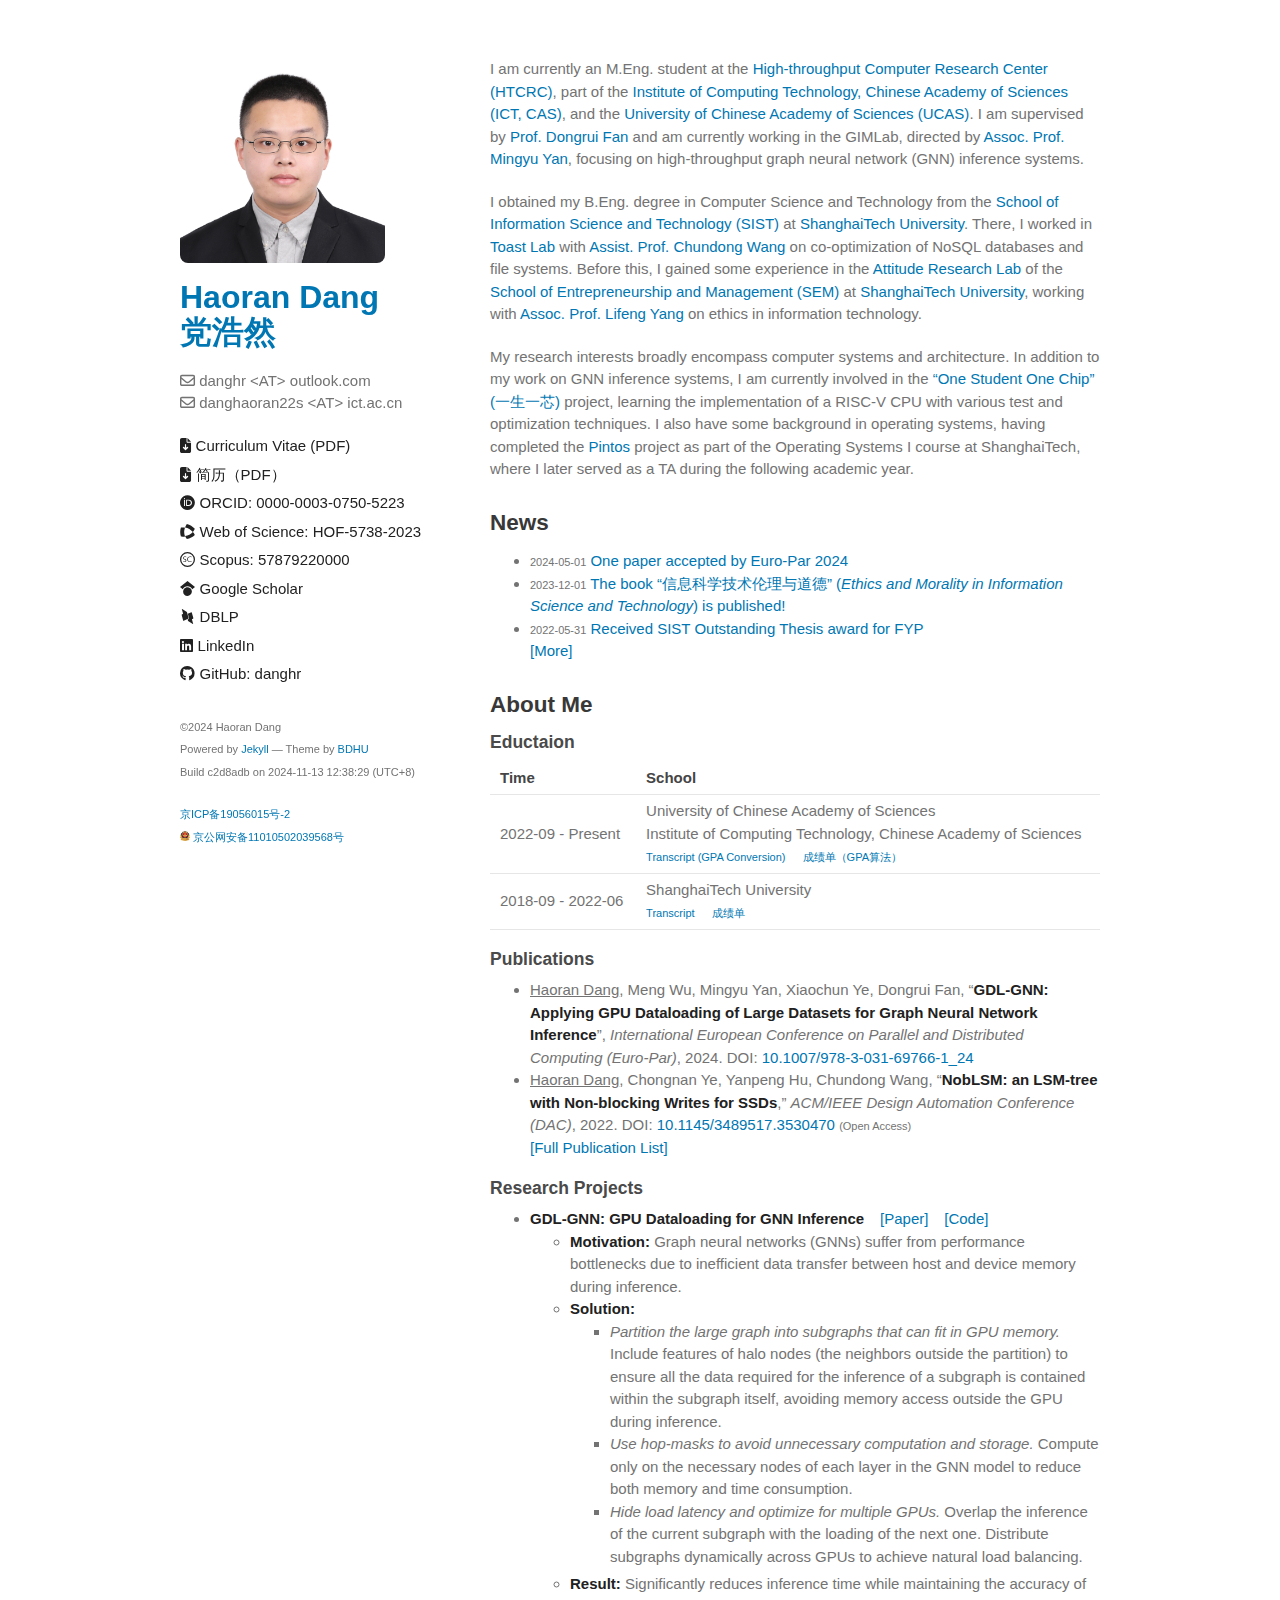
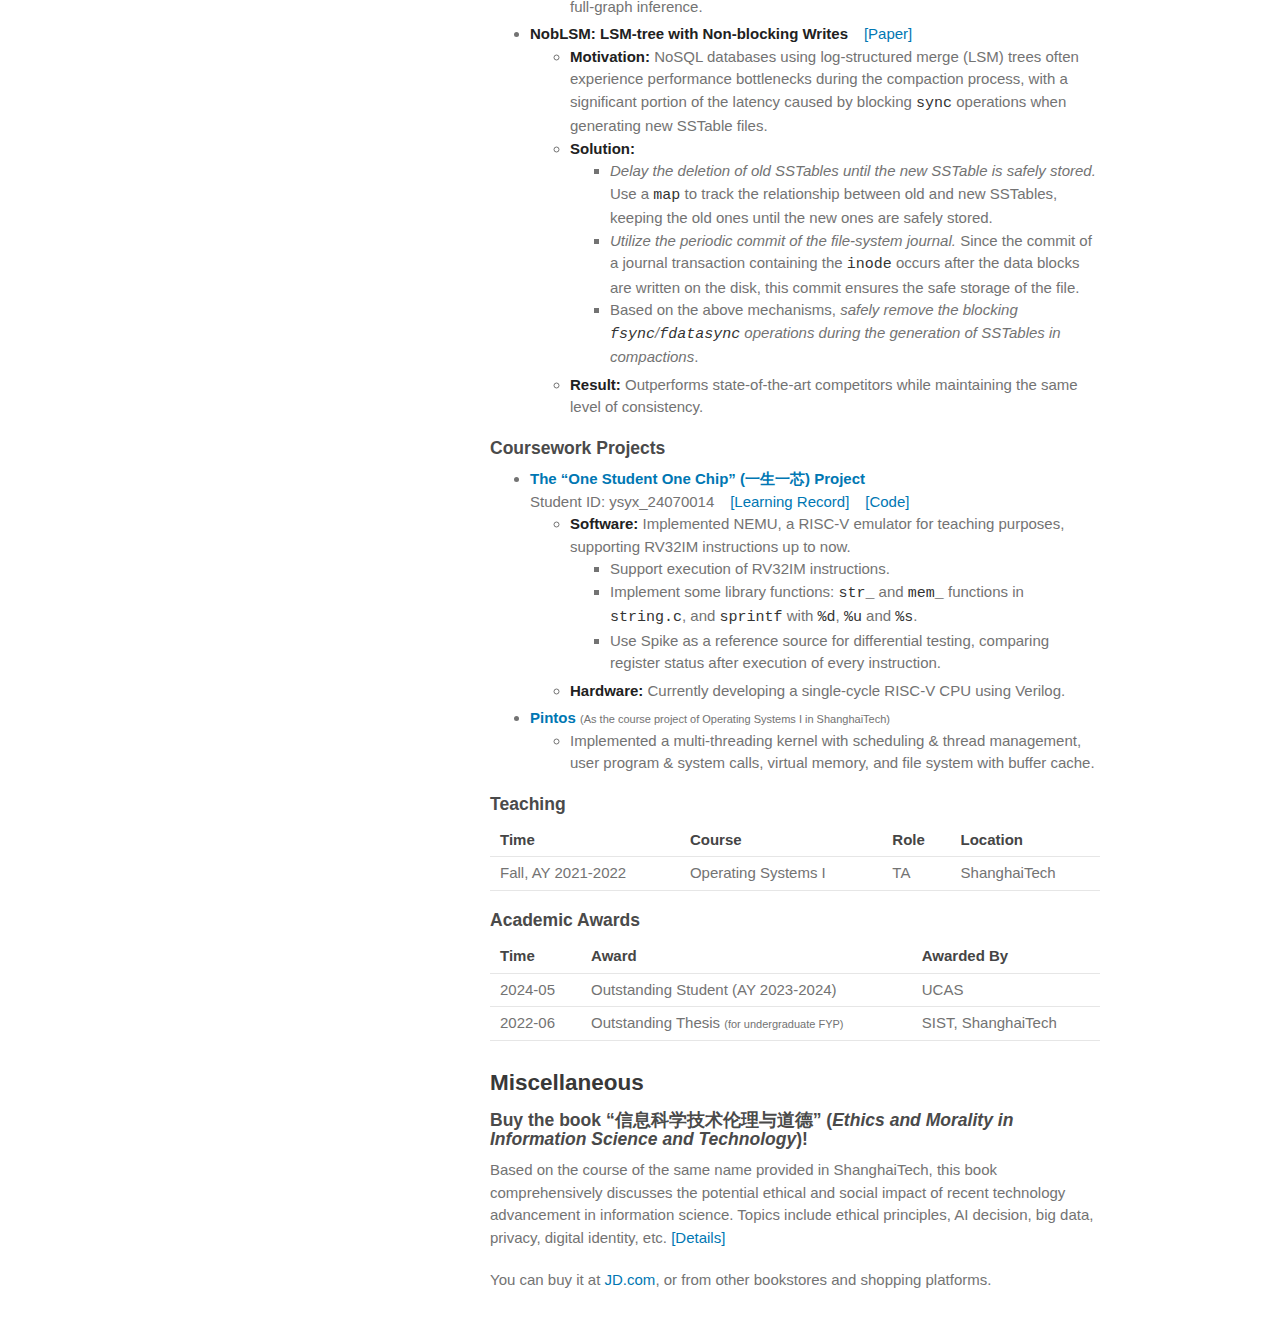
<file: index.html>
<!DOCTYPE html>
<html lang="en-US">
  <head>
    <meta charset="UTF-8">
    <meta http-equiv="X-UA-Compatible" content="IE=edge">
    <meta name="viewport" content="width=device-width, initial-scale=1">
    <title>Haoran Dang 党浩然</title>

<!-- Begin Jekyll SEO tag v2.8.0 -->
<meta name="generator" content="Jekyll v3.10.0" />
<meta property="og:title" content="Haoran Dang 党浩然" />
<meta property="og:locale" content="en_US" />
<link rel="canonical" href="https://www.danghr.com/" />
<meta property="og:url" content="https://www.danghr.com/" />
<meta property="og:site_name" content="Haoran Dang 党浩然" />
<meta property="og:type" content="website" />
<meta name="twitter:card" content="summary" />
<meta property="twitter:title" content="Haoran Dang 党浩然" />
<script type="application/ld+json">
{"@context":"https://schema.org","@type":"WebSite","headline":"Haoran Dang 党浩然","name":"Haoran Dang 党浩然","publisher":{"@type":"Organization","logo":{"@type":"ImageObject","url":"https://www.danghr.com/file/Haoran_Dang.jpg"}},"url":"https://www.danghr.com/"}</script>
<!-- End Jekyll SEO tag -->

    <link rel="stylesheet" href="/assets/css/colors-auto.css?v=c2d8adb403255c1fa7b16b0b6e7ec10c4e409a20">
    <link rel="stylesheet" href="/assets/css/style.css?v=c2d8adb403255c1fa7b16b0b6e7ec10c4e409a20">

    <link rel="preload" href="/file/Haoran_Dang.jpg" as="image">
    <!--[if lt IE 9]>
      <script src="/assets/js/html5shiv.js"></script>
    <![endif]-->
    <!-- start custom head snippets, customize with your own _includes/head-custom.html file -->
<link rel="stylesheet" href="/assets/css/fontawesome@6.3.0.all.css">

<!-- Setup Analytics -->
<!-- Matomo -->
<script>
  var _paq = window._paq = window._paq || [];
  /* tracker methods like "setCustomDimension" should be called before "trackPageView" */
  _paq.push(['trackPageView']);
  _paq.push(['enableLinkTracking']);
  (function() {
    var u="https://statistics.danghr.com/";
    _paq.push(['setTrackerUrl', u+'matomo.php']);
    _paq.push(['setSiteId', 'dW7bg6pEKgE9K10B']);
    var d=document, g=d.createElement('script'), s=d.getElementsByTagName('script')[0];
    g.async=true; g.src=u+'matomo.js'; s.parentNode.insertBefore(g,s);
  })();
</script>
<!-- End Matomo Code -->

<noscript>
<!-- Matomo Image Tracker-->
<img referrerpolicy="no-referrer-when-downgrade" src="https://statistics.danghr.com/matomo.php?idsite=dW7bg6pEKgE9K10B&amp;rec=1" style="border:0" alt="" />
<!-- End Matomo -->
</noscript>


<!-- You can set your favicon here -->

  <link rel="shortcut icon" type="image/x-icon" href="/favicon.ico">


<!-- end custom head snippets -->

  </head>
  <body>
    <div class="wrapper">
      <div class="sidebar">
        <header>
          
            <img class="img-circle" src="/file/Haoran_Dang.jpg" alt="Logo" width="205px">
          

          
            <h1><a href="https://www.danghr.com/">Haoran Dang <br>党浩然</a></h1>
          

          
            <p class="addr">
                <i class="fa-regular fa-envelope"></i>&nbsp;danghr &lt;AT&gt; outlook.com<br>
                <i class="fa-regular fa-envelope"></i>&nbsp;danghaoran22s &lt;AT&gt; ict.ac.cn<br>
            </p>
          

          

          <div class="link-wrapper">
    <style scoped>
      ul.link a {
        color:var(--clr-h1-and-bold);
        text-decoration:none;
      }

      ul.link a:hover, a:focus {
        color: var(--clr-a-text-hvr);
      }
    </style>
    <ul class="link">
      <!-- <li><a href="https://download.danghr.com/CV/Haoran%20Dang.pdf"><i class="<i class="fa-solid fa-file-arrow-down"></i>"></i> Curriculum Vitae (PDF)</a></li> -->
       <li><a href="https://download.danghr.com/CV/Haoran%20Dang.pdf"><i class="fa-solid fa-file-arrow-down"></i>&nbsp;Curriculum Vitae (PDF)</a></li>
      <!-- <li><a href="https://download.danghr.com/CV/党浩然.pdf"><i class="<i class="fa-solid fa-file-arrow-down"></i>"></i> 简历（PDF）</a></li> -->
       <li><a href="https://download.danghr.com/CV/党浩然.pdf"><i class="fa-solid fa-file-arrow-down"></i>&nbsp;简历（PDF）</a></li>
      <!-- <li><a href="https://orcid.org/0000-0003-0750-5223"><i class="<i class="fa-brands fa-orcid"></i>"></i> ORCID: 0000-0003-0750-5223</a></li> -->
       <li><a href="https://orcid.org/0000-0003-0750-5223"><i class="fa-brands fa-orcid"></i>&nbsp;ORCID: 0000-0003-0750-5223</a></li>
      <!-- <li><a href="https://www.webofscience.com/wos/author/record/38685924"><i class="<svg xmlns="http://www.w3.org/2000/svg" aria-hidden="true" role="img" style="vertical-align:-0.125em" width="1em" height="1em" viewBox="0 0 12 12" version="1.1"><g transform="matrix(3.37744,0,0,3.19884,0.154388,0.00217432)"><g><path d="M1.154,3.024C1.257,3.284 1.399,3.529 1.577,3.75C2.296,3.584 2.949,3.228 3.462,2.725C3.346,2.471 3.191,2.233 3.003,2.019C2.534,2.552 1.878,2.908 1.154,3.024Z" style="fill:currentColor;fill-rule:nonzero;"/><path d="M1.575,0C1.398,0.259 1.256,0.544 1.154,0.847C1.878,0.983 2.534,1.398 3.003,2.019C3.191,1.771 3.346,1.493 3.462,1.196C2.949,0.609 2.295,0.194 1.575,0Z" style="fill:currentColor;fill-rule:nonzero;"/><path d="M1.154,3.128C0.905,2.51 0.87,1.833 1.056,1.195C1.083,1.098 1.117,1.003 1.154,0.91C0.83,0.859 0.5,0.852 0.173,0.888C-0.058,1.627 -0.058,2.412 0.172,3.15C0.499,3.187 0.83,3.18 1.154,3.128Z" style="fill:currentColor;fill-rule:nonzero;"/></g></g></svg>"></i> Web of Science: HOF-5738-2023</a></li> -->
       <li><a href="https://www.webofscience.com/wos/author/record/38685924"><svg xmlns="http://www.w3.org/2000/svg" aria-hidden="true" role="img" style="vertical-align:-0.125em" width="1em" height="1em" viewBox="0 0 12 12" version="1.1"><g transform="matrix(3.37744,0,0,3.19884,0.154388,0.00217432)"><g><path d="M1.154,3.024C1.257,3.284 1.399,3.529 1.577,3.75C2.296,3.584 2.949,3.228 3.462,2.725C3.346,2.471 3.191,2.233 3.003,2.019C2.534,2.552 1.878,2.908 1.154,3.024Z" style="fill:currentColor;fill-rule:nonzero;"/><path d="M1.575,0C1.398,0.259 1.256,0.544 1.154,0.847C1.878,0.983 2.534,1.398 3.003,2.019C3.191,1.771 3.346,1.493 3.462,1.196C2.949,0.609 2.295,0.194 1.575,0Z" style="fill:currentColor;fill-rule:nonzero;"/><path d="M1.154,3.128C0.905,2.51 0.87,1.833 1.056,1.195C1.083,1.098 1.117,1.003 1.154,0.91C0.83,0.859 0.5,0.852 0.173,0.888C-0.058,1.627 -0.058,2.412 0.172,3.15C0.499,3.187 0.83,3.18 1.154,3.128Z" style="fill:currentColor;fill-rule:nonzero;"/></g></g></svg>&nbsp;Web of Science: HOF-5738-2023</a></li>
      <!-- <li><a href="https://www.scopus.com/authid/detail.uri?authorId=57879220000"><i class="<svg xmlns="http://www.w3.org/2000/svg" aria-hidden="true" role="img" style="vertical-align:-0.125em" width="1em" height="1em" viewBox="0 0 18 18" fill="none"><rect width="16.5" height="16.5" x=".75" y=".75" stroke="currentColor" stroke-width="1.5" rx="8.25"></rect><path fill="currentColor" d="M7.62 10.26c0-.89-.74-1.32-1.5-1.77l-.15-.09c-.63-.38-1.3-.64-1.3-1.34 0-.52.38-1.09 1.13-1.09.65 0 1.1.1 1.67.44l.05-.79c-.53-.22-.91-.32-1.77-.32-1.23 0-1.98.8-1.98 1.82 0 .93.75 1.38 1.5 1.83l.22.13c.61.37 1.25.62 1.25 1.28 0 .64-.57 1.1-1.25 1.1-.67 0-1.11-.15-1.62-.46l-.12.79c.52.24 1.05.35 1.78.35 1.02 0 2.09-.63 2.09-1.88ZM14.008 11.74l-.06-.76c-.61.33-1.26.46-1.91.46-1.42 0-2.55-1.19-2.55-2.77 0-1.67 1.11-2.7 2.41-2.7.82 0 1.45.13 2.05.46l.06-.75c-.55-.26-1-.38-2.01-.38-1.94 0-3.41 1.51-3.41 3.43 0 2.19 1.75 3.39 3.38 3.39.82 0 1.5-.11 2.04-.38Z"></path></svg>"></i> Scopus: 57879220000</a></li> -->
       <li><a href="https://www.scopus.com/authid/detail.uri?authorId=57879220000"><svg xmlns="http://www.w3.org/2000/svg" aria-hidden="true" role="img" style="vertical-align:-0.125em" width="1em" height="1em" viewBox="0 0 18 18" fill="none"><rect width="16.5" height="16.5" x=".75" y=".75" stroke="currentColor" stroke-width="1.5" rx="8.25"></rect><path fill="currentColor" d="M7.62 10.26c0-.89-.74-1.32-1.5-1.77l-.15-.09c-.63-.38-1.3-.64-1.3-1.34 0-.52.38-1.09 1.13-1.09.65 0 1.1.1 1.67.44l.05-.79c-.53-.22-.91-.32-1.77-.32-1.23 0-1.98.8-1.98 1.82 0 .93.75 1.38 1.5 1.83l.22.13c.61.37 1.25.62 1.25 1.28 0 .64-.57 1.1-1.25 1.1-.67 0-1.11-.15-1.62-.46l-.12.79c.52.24 1.05.35 1.78.35 1.02 0 2.09-.63 2.09-1.88ZM14.008 11.74l-.06-.76c-.61.33-1.26.46-1.91.46-1.42 0-2.55-1.19-2.55-2.77 0-1.67 1.11-2.7 2.41-2.7.82 0 1.45.13 2.05.46l.06-.75c-.55-.26-1-.38-2.01-.38-1.94 0-3.41 1.51-3.41 3.43 0 2.19 1.75 3.39 3.38 3.39.82 0 1.5-.11 2.04-.38Z"></path></svg>&nbsp;Scopus: 57879220000</a></li>
      <!-- <li><a href="https://scholar.google.com/citations?user=OHp-7SMAAAAJ"><i class="<svg xmlns="http://www.w3.org/2000/svg" aria-hidden="true" role="img" style="vertical-align:-0.125em" width="1em" height="1em" viewBox="0 0 512 512"><path fill="currentColor" d="M390.9 298.5s0 .1.1.1c9.2 19.4 14.4 41.1 14.4 64C405.3 445.1 338.5 512 256 512s-149.3-66.9-149.3-149.3c0-22.9 5.2-44.6 14.4-64c1.7-3.6 3.6-7.2 5.6-10.7c4.4-7.6 9.4-14.7 15-21.3c27.4-32.6 68.5-53.3 114.4-53.3c33.6 0 64.6 11.1 89.6 29.9c9.1 6.9 17.4 14.7 24.8 23.5c5.6 6.6 10.6 13.8 15 21.3c2 3.4 3.8 7 5.5 10.5zm26.4-18.8c-30.1-58.4-91-98.4-161.3-98.4s-131.2 40-161.3 98.4L0 202.7L256 0l256 202.7l-94.7 77.1z"/></svg>"></i> Google Scholar</a></li> -->
       <li><a href="https://scholar.google.com/citations?user=OHp-7SMAAAAJ"><svg xmlns="http://www.w3.org/2000/svg" aria-hidden="true" role="img" style="vertical-align:-0.125em" width="1em" height="1em" viewBox="0 0 512 512"><path fill="currentColor" d="M390.9 298.5s0 .1.1.1c9.2 19.4 14.4 41.1 14.4 64C405.3 445.1 338.5 512 256 512s-149.3-66.9-149.3-149.3c0-22.9 5.2-44.6 14.4-64c1.7-3.6 3.6-7.2 5.6-10.7c4.4-7.6 9.4-14.7 15-21.3c27.4-32.6 68.5-53.3 114.4-53.3c33.6 0 64.6 11.1 89.6 29.9c9.1 6.9 17.4 14.7 24.8 23.5c5.6 6.6 10.6 13.8 15 21.3c2 3.4 3.8 7 5.5 10.5zm26.4-18.8c-30.1-58.4-91-98.4-161.3-98.4s-131.2 40-161.3 98.4L0 202.7L256 0l256 202.7l-94.7 77.1z"/></svg>&nbsp;Google Scholar</a></li>
      <!-- <li><a href="https://dblp.org/pid/327/2169.html"><i class="<svg xmlns="http://www.w3.org/2000/svg" aria-hidden="true" role="img" style="vertical-align:-0.125em" width="1em" height="1em" viewBox="0 0 24 24"><path fill="currentColor" d="M3.075.002c-.096.013-.154.092-.094.31L4.97 7.73L3.1 8.6s-.56.26-.4.85l2.45 9.159s.16.59.72.33l6.169-2.869l1.3-.61s.52-.24.42-.79l-.01-.06l-1.13-4.22l-.658-2.45l-.672-2.49v-.04s-.16-.59-.84-1L3.5.141s-.265-.16-.425-.139M18.324 5.03a.724.724 0 0 0-.193.06l-5.602 2.6l.862 3.2l1.09 4.08l.01.06c.05.47-.411.79-.411.79l-1.88.87l.5 1.89l.04.1c.07.17.28.6.81.91l6.95 4.269s.68.41.52-.17l-1.981-7.4l1.861-.86s.56-.26.4-.85L18.85 5.42s-.116-.452-.526-.39"/></svg>"></i> DBLP</a></li> -->
       <li><a href="https://dblp.org/pid/327/2169.html"><svg xmlns="http://www.w3.org/2000/svg" aria-hidden="true" role="img" style="vertical-align:-0.125em" width="1em" height="1em" viewBox="0 0 24 24"><path fill="currentColor" d="M3.075.002c-.096.013-.154.092-.094.31L4.97 7.73L3.1 8.6s-.56.26-.4.85l2.45 9.159s.16.59.72.33l6.169-2.869l1.3-.61s.52-.24.42-.79l-.01-.06l-1.13-4.22l-.658-2.45l-.672-2.49v-.04s-.16-.59-.84-1L3.5.141s-.265-.16-.425-.139M18.324 5.03a.724.724 0 0 0-.193.06l-5.602 2.6l.862 3.2l1.09 4.08l.01.06c.05.47-.411.79-.411.79l-1.88.87l.5 1.89l.04.1c.07.17.28.6.81.91l6.95 4.269s.68.41.52-.17l-1.981-7.4l1.861-.86s.56-.26.4-.85L18.85 5.42s-.116-.452-.526-.39"/></svg>&nbsp;DBLP</a></li>
      <!-- <li><a href="https://www.linkedin.com/in/danghr/"><i class="<i class="fa-brands fa-linkedin"></i>"></i> LinkedIn</a></li> -->
       <li><a href="https://www.linkedin.com/in/danghr/"><i class="fa-brands fa-linkedin"></i>&nbsp;LinkedIn</a></li>
      <!-- <li><a href="https://github.com/danghr"><i class="<i class="fa-brands fa-github"></i>"></i> GitHub: danghr</a></li> -->
       <li><a href="https://github.com/danghr"><i class="fa-brands fa-github"></i>&nbsp;GitHub: danghr</a></li>
    </ul>
  </div>


        </header>

        <div class="link-wrapper-mobile" id="link-wrapper-mobile">
    <style scoped>
        #link-wrapper-mobile a {
        color:var(--clr-h1-and-bold);
        text-decoration:none;
        }

        #link-wrapper-mobile a:hover, a:focus {
        color: var(--clr-a-text-hvr);
        }
    </style>
    <nobr><a href="https://download.danghr.com/CV/Haoran%20Dang.pdf" rel="me"><i class="fa-solid fa-file-arrow-down"></i>&nbsp;Curriculum Vitae (PDF)</a><span style="margin-left: 6px;"></span></nobr>
    <nobr><a href="https://download.danghr.com/CV/党浩然.pdf" rel="me"><i class="fa-solid fa-file-arrow-down"></i>&nbsp;简历（PDF）</a><span style="margin-left: 6px;"></span></nobr>
    <nobr><a href="https://orcid.org/0000-0003-0750-5223" rel="me"><i class="fa-brands fa-orcid"></i>&nbsp;ORCID: 0000-0003-0750-5223</a><span style="margin-left: 6px;"></span></nobr>
    <nobr><a href="https://www.webofscience.com/wos/author/record/38685924" rel="me"><svg xmlns="http://www.w3.org/2000/svg" aria-hidden="true" role="img" style="vertical-align:-0.125em" width="1em" height="1em" viewBox="0 0 12 12" version="1.1"><g transform="matrix(3.37744,0,0,3.19884,0.154388,0.00217432)"><g><path d="M1.154,3.024C1.257,3.284 1.399,3.529 1.577,3.75C2.296,3.584 2.949,3.228 3.462,2.725C3.346,2.471 3.191,2.233 3.003,2.019C2.534,2.552 1.878,2.908 1.154,3.024Z" style="fill:currentColor;fill-rule:nonzero;"/><path d="M1.575,0C1.398,0.259 1.256,0.544 1.154,0.847C1.878,0.983 2.534,1.398 3.003,2.019C3.191,1.771 3.346,1.493 3.462,1.196C2.949,0.609 2.295,0.194 1.575,0Z" style="fill:currentColor;fill-rule:nonzero;"/><path d="M1.154,3.128C0.905,2.51 0.87,1.833 1.056,1.195C1.083,1.098 1.117,1.003 1.154,0.91C0.83,0.859 0.5,0.852 0.173,0.888C-0.058,1.627 -0.058,2.412 0.172,3.15C0.499,3.187 0.83,3.18 1.154,3.128Z" style="fill:currentColor;fill-rule:nonzero;"/></g></g></svg>&nbsp;Web of Science: HOF-5738-2023</a><span style="margin-left: 6px;"></span></nobr>
    <nobr><a href="https://www.scopus.com/authid/detail.uri?authorId=57879220000" rel="me"><svg xmlns="http://www.w3.org/2000/svg" aria-hidden="true" role="img" style="vertical-align:-0.125em" width="1em" height="1em" viewBox="0 0 18 18" fill="none"><rect width="16.5" height="16.5" x=".75" y=".75" stroke="currentColor" stroke-width="1.5" rx="8.25"></rect><path fill="currentColor" d="M7.62 10.26c0-.89-.74-1.32-1.5-1.77l-.15-.09c-.63-.38-1.3-.64-1.3-1.34 0-.52.38-1.09 1.13-1.09.65 0 1.1.1 1.67.44l.05-.79c-.53-.22-.91-.32-1.77-.32-1.23 0-1.98.8-1.98 1.82 0 .93.75 1.38 1.5 1.83l.22.13c.61.37 1.25.62 1.25 1.28 0 .64-.57 1.1-1.25 1.1-.67 0-1.11-.15-1.62-.46l-.12.79c.52.24 1.05.35 1.78.35 1.02 0 2.09-.63 2.09-1.88ZM14.008 11.74l-.06-.76c-.61.33-1.26.46-1.91.46-1.42 0-2.55-1.19-2.55-2.77 0-1.67 1.11-2.7 2.41-2.7.82 0 1.45.13 2.05.46l.06-.75c-.55-.26-1-.38-2.01-.38-1.94 0-3.41 1.51-3.41 3.43 0 2.19 1.75 3.39 3.38 3.39.82 0 1.5-.11 2.04-.38Z"></path></svg>&nbsp;Scopus: 57879220000</a><span style="margin-left: 6px;"></span></nobr>
    <nobr><a href="https://scholar.google.com/citations?user=OHp-7SMAAAAJ" rel="me"><svg xmlns="http://www.w3.org/2000/svg" aria-hidden="true" role="img" style="vertical-align:-0.125em" width="1em" height="1em" viewBox="0 0 512 512"><path fill="currentColor" d="M390.9 298.5s0 .1.1.1c9.2 19.4 14.4 41.1 14.4 64C405.3 445.1 338.5 512 256 512s-149.3-66.9-149.3-149.3c0-22.9 5.2-44.6 14.4-64c1.7-3.6 3.6-7.2 5.6-10.7c4.4-7.6 9.4-14.7 15-21.3c27.4-32.6 68.5-53.3 114.4-53.3c33.6 0 64.6 11.1 89.6 29.9c9.1 6.9 17.4 14.7 24.8 23.5c5.6 6.6 10.6 13.8 15 21.3c2 3.4 3.8 7 5.5 10.5zm26.4-18.8c-30.1-58.4-91-98.4-161.3-98.4s-131.2 40-161.3 98.4L0 202.7L256 0l256 202.7l-94.7 77.1z"/></svg>&nbsp;Google Scholar</a><span style="margin-left: 6px;"></span></nobr>
    <nobr><a href="https://dblp.org/pid/327/2169.html" rel="me"><svg xmlns="http://www.w3.org/2000/svg" aria-hidden="true" role="img" style="vertical-align:-0.125em" width="1em" height="1em" viewBox="0 0 24 24"><path fill="currentColor" d="M3.075.002c-.096.013-.154.092-.094.31L4.97 7.73L3.1 8.6s-.56.26-.4.85l2.45 9.159s.16.59.72.33l6.169-2.869l1.3-.61s.52-.24.42-.79l-.01-.06l-1.13-4.22l-.658-2.45l-.672-2.49v-.04s-.16-.59-.84-1L3.5.141s-.265-.16-.425-.139M18.324 5.03a.724.724 0 0 0-.193.06l-5.602 2.6l.862 3.2l1.09 4.08l.01.06c.05.47-.411.79-.411.79l-1.88.87l.5 1.89l.04.1c.07.17.28.6.81.91l6.95 4.269s.68.41.52-.17l-1.981-7.4l1.861-.86s.56-.26.4-.85L18.85 5.42s-.116-.452-.526-.39"/></svg>&nbsp;DBLP</a><span style="margin-left: 6px;"></span></nobr>
    <nobr><a href="https://www.linkedin.com/in/danghr/" rel="me"><i class="fa-brands fa-linkedin"></i>&nbsp;LinkedIn</a><span style="margin-left: 6px;"></span></nobr>
    <nobr><a href="https://github.com/danghr" rel="me"><i class="fa-brands fa-github"></i>&nbsp;GitHub: danghr</a></nobr>
</div>


        <br>

        <div class="sidebar-footer"><p>
  <small>
    &copy;2024 Haoran Dang
    <br>
    Powered by <a href="https://jekyllrb.com/">Jekyll</a>
    &mdash;
    Theme by <a href="https://www.bodunhu.com/">BDHU</a>
    <br>
    Build c2d8adb on 2024-11-13 12:38:29 (UTC+8)
  </small>
</p>
<p>
  <small>
    <a href="http://beian.miit.gov.cn" target="_blank" rel="noopener noreferrer">京ICP备19056015号-2</a><br>
    <a href="http://www.beian.gov.cn/portal/registerSystemInfo?recordcode=11010502039568" target="_blank"
      rel="noopener"><img src="/beian.png" data-src="/beian.png"
        alt="" width="10px" height="10px"> 京公网安备11010502039568号</a>
  </small>
</p></div>
      </div>
      <section>

      <p>I am currently an M.Eng. student at the <a href="http://english.ict.cas.cn/rese/divi/cs/202302/t20230209_326889.html">High-throughput Computer Research Center (HTCRC)</a>, part of the <a href="http://english.ict.cas.cn">Institute of Computing Technology, Chinese Academy of Sciences (ICT, CAS)</a>, and the <a href="https://english.ucas.ac.cn">University of Chinese Academy of Sciences (UCAS)</a>. I am supervised by <a href="https://people.ucas.ac.cn/~fandongrui?language=en">Prof. Dongrui Fan</a> and am currently working in the GIMLab, directed by <a href="https://mingyuyan-ict.github.io/MingyuYan-ICT/">Assoc. Prof. Mingyu Yan</a>, focusing on high-throughput graph neural network (GNN) inference systems.</p>

<p>I obtained my B.Eng. degree in Computer Science and Technology from the <a href="https://sist.shanghaitech.edu.cn/sist_en/">School of Information Science and Technology (SIST)</a> at <a href="https://www.shanghaitech.edu.cn/eng/">ShanghaiTech University</a>. There, I worked in <a href="https://toast-lab.sist.shanghaitech.edu.cn">Toast Lab</a> with <a href="https://chundong.wang">Assist. Prof. Chundong Wang</a> on co-optimization of NoSQL databases and file systems. Before this, I gained some experience in the <a href="https://arlab.sem.shanghaitech.edu.cn/index_en.html">Attitude Research Lab</a> of the <a href="https://sem.shanghaitech.edu.cn/sem_en/">School of Entrepreneurship and Management (SEM)</a> at <a href="https://www.shanghaitech.edu.cn/eng/">ShanghaiTech University</a>, working with <a href="https://sem.shanghaitech.edu.cn/sem_en/2022/0525/c9766a577111/page.htm">Assoc. Prof. Lifeng Yang</a> on ethics in information technology.</p>

<p>My research interests broadly encompass computer systems and architecture. In addition to my work on GNN inference systems, I am currently involved in the <a href="https://ysyx.oscc.cc/en/">“One Student One Chip” (一生一芯)</a> project, learning the implementation of a RISC-V CPU with various test and optimization techniques. I also have some background in operating systems, having completed the <a href="https://www.scs.stanford.edu/10wi-cs140/pintos/pintos_1.html">Pintos</a> project as part of the Operating Systems I course at ShanghaiTech, where I later served as a TA during the following academic year.</p>

<h2 id="news">News<!-- An empty line is needed before the item --></h2>
<ul>
  <li><small>2024-05-01</small> <a href="https://www.danghr.com/news/2024/05/gdl-gnn.html">One paper accepted by Euro-Par 2024</a></li>
  <li><small>2023-12-01</small> <a href="https://www.danghr.com/news/2023/12/ethics_book.html">The book “信息科学技术伦理与道德” (<em>Ethics and Morality in Information Science and Technology</em>) is published!</a>
<!-- - <small>2022-06-26</small> Graduated from ShanghaiTech! --></li>
  <li><small>2022-05-31</small> <a href="https://toast-lab.sist.shanghaitech.edu.cn/2022/05/31/2022-05-31-haoran-FYP/">Received SIST Outstanding Thesis award for FYP</a>
<!-- - <small>2022-02-15</small> [One paper accepted by DAC 2022](https://toast-lab.sist.shanghaitech.edu.cn/2022/02/15/2022-02-15-NobLSM-accepted/) -->
<br />
<a href="/news">[More]</a></li>
</ul>
<p></p>
<p><!-- Compensate the empty space after the list --></p>

<h2 id="about-me">About Me</h2>

<h3 id="eductaion">Eductaion</h3>

<table>
  <thead>
    <tr>
      <th>Time</th>
      <th>School</th>
    </tr>
  </thead>
  <tbody>
    <tr>
      <td>2022-09 - Present</td>
      <td>University of Chinese Academy of Sciences <br /> Institute of Computing Technology, Chinese Academy of Sciences <br /> <small><a href="https://download.danghr.com/transcript/master/transcript-m-en-20241024.pdf">Transcript</a> <a href="https://download.danghr.com/transcript/master/conversion-m-en.pdf">(GPA Conversion)</a>   <a href="https://download.danghr.com/transcript/master/transcript-m-zh-20241024.pdf">成绩单</a><a href="https://jwb.ucas.ac.cn/index.php/zh/gzzd/kcsz/80-2021-06-10-03-03-19">（GPA算法）</a></small></td>
    </tr>
    <tr>
      <td>2018-09 - 2022-06</td>
      <td>ShanghaiTech University <br /> <small><a href="https://download.danghr.com/transcript/bachelor/transcript-b-en-esign-20220704.pdf">Transcript</a>   <a href="https://download.danghr.com/transcript/bachelor/transcript-b-zh-esign-20220704.pdf">成绩单</a></small></td>
    </tr>
  </tbody>
</table>

<h3 id="publications">Publications<!-- An empty line is needed before the item --></h3>
<ul>
  <li><u>Haoran Dang</u>, Meng Wu, Mingyu Yan, Xiaochun Ye, Dongrui Fan, “<strong>GDL-GNN: Applying GPU Dataloading of Large Datasets for Graph Neural Network Inference</strong>”, <em>International European Conference on Parallel and Distributed Computing (Euro-Par)</em>, 2024. DOI: <a href="https://doi.org/10.1007/978-3-031-69766-1_24">10.1007/978-3-031-69766-1_24</a></li>
  <li><u>Haoran Dang</u>, Chongnan Ye, Yanpeng Hu, Chundong Wang, “<strong>NobLSM: an LSM-tree with Non-blocking Writes for SSDs</strong>,” <em>ACM/IEEE Design Automation Conference (DAC)</em>, 2022. DOI: <a href="https://doi.org/10.1145/3489517.3530470">10.1145/3489517.3530470</a> <small>(Open Access)</small>
<br />
<a href="/publications">[Full Publication List]</a></li>
</ul>
<p></p>
<p><!-- Compensate the empty space after the list --></p>

<h3 id="research-projects">Research Projects</h3>

<ul>
  <li><strong>GDL-GNN: GPU Dataloading for GNN Inference</strong>   <a href="https://doi.org/10.1007/978-3-031-69766-1_24">[Paper]</a>   <a href="https://github.com/danghr/GDL-GNN">[Code]</a>
    <ul>
      <li><strong>Motivation:</strong> Graph neural networks (GNNs) suffer from performance bottlenecks due to inefficient data transfer between host and device memory during inference.</li>
      <li><strong>Solution:</strong>
        <ul>
          <li><em>Partition the large graph into subgraphs that can fit in GPU memory.</em> Include features of halo nodes (the neighbors outside the partition) to ensure all the data required for the inference of a subgraph is contained within the subgraph itself, avoiding memory access outside the GPU during inference.</li>
          <li><em>Use hop-masks to avoid unnecessary computation and storage.</em> Compute only on the necessary nodes of each layer in the GNN model to reduce both memory and time consumption.</li>
          <li><em>Hide load latency and optimize for multiple GPUs.</em> Overlap the inference of the current subgraph with the loading of the next one. Distribute subgraphs dynamically across GPUs to achieve natural load balancing.</li>
        </ul>
      </li>
      <li><strong>Result:</strong> Significantly reduces inference time while maintaining the accuracy of full-graph inference.</li>
    </ul>
  </li>
  <li><strong>NobLSM: LSM-tree with Non-blocking Writes</strong>   <a href="https://doi.org/10.1145/3489517.3530470">[Paper]</a>
    <ul>
      <li><strong>Motivation:</strong> NoSQL databases using log-structured merge (LSM) trees often experience performance bottlenecks during the compaction process, with a significant portion of the latency caused by blocking <code class="language-plaintext highlighter-rouge">sync</code> operations when generating new SSTable files.</li>
      <li><strong>Solution:</strong>
        <ul>
          <li><em>Delay the deletion of old SSTables until the new SSTable is safely stored.</em> Use a <code class="language-plaintext highlighter-rouge">map</code> to track the relationship between old and new SSTables, keeping the old ones until the new ones are safely stored.</li>
          <li><em>Utilize the periodic commit of the file-system journal.</em> Since the commit of a journal transaction containing the <code class="language-plaintext highlighter-rouge">inode</code> occurs after the data blocks are written on the disk, this commit ensures the safe storage of the file.</li>
          <li>Based on the above mechanisms, <em>safely remove the blocking <code class="language-plaintext highlighter-rouge">fsync</code>/<code class="language-plaintext highlighter-rouge">fdatasync</code> operations during the generation of SSTables in compactions</em>.</li>
        </ul>
      </li>
      <li><strong>Result:</strong> Outperforms state-of-the-art competitors while maintaining the same level of consistency.</li>
    </ul>
  </li>
</ul>
<p></p>
<p><!-- Compensate the empty space after the list --></p>

<h3 id="coursework-projects">Coursework Projects</h3>

<ul>
  <li><strong><a href="https://ysyx.oscc.cc/en/">The “One Student One Chip” (一生一芯) Project</a></strong> <br /> Student ID: ysyx_24070014   <a href="https://www.danghr.com/ysyx/record">[Learning Record]</a>   <a href="https://www.danghr.com/ysyx/code">[Code]</a>
    <ul>
      <li><strong>Software:</strong> Implemented NEMU, a RISC-V emulator for teaching purposes, supporting RV32IM instructions up to now.
        <ul>
          <li>Support execution of RV32IM instructions.</li>
          <li>Implement some library functions: <code class="language-plaintext highlighter-rouge">str_</code> and <code class="language-plaintext highlighter-rouge">mem_</code> functions in <code class="language-plaintext highlighter-rouge">string.c</code>, and <code class="language-plaintext highlighter-rouge">sprintf</code> with <code class="language-plaintext highlighter-rouge">%d</code>, <code class="language-plaintext highlighter-rouge">%u</code> and <code class="language-plaintext highlighter-rouge">%s</code>.</li>
          <li>Use Spike as a reference source for differential testing, comparing register status after execution of every instruction.</li>
        </ul>
      </li>
      <li><strong>Hardware:</strong> Currently developing a single-cycle RISC-V CPU using Verilog.</li>
    </ul>
  </li>
  <li><strong><a href="https://www.scs.stanford.edu/10wi-cs140/pintos/pintos_1.html">Pintos</a></strong> <small>(As the course project of Operating Systems I in ShanghaiTech)</small>
    <ul>
      <li>Implemented a multi-threading kernel with scheduling &amp; thread management, user program &amp; system calls, virtual memory, and file system with buffer cache.</li>
    </ul>
  </li>
</ul>
<p></p>
<p><!-- Compensate the empty space after the list --></p>

<h3 id="teaching">Teaching</h3>

<table>
  <thead>
    <tr>
      <th>Time</th>
      <th>Course</th>
      <th>Role</th>
      <th>Location</th>
    </tr>
  </thead>
  <tbody>
    <tr>
      <td>Fall, AY 2021-2022</td>
      <td>Operating Systems I</td>
      <td>TA</td>
      <td>ShanghaiTech</td>
    </tr>
  </tbody>
</table>

<h3 id="academic-awards">Academic Awards</h3>

<table>
  <thead>
    <tr>
      <th>Time</th>
      <th>Award</th>
      <th>Awarded By</th>
    </tr>
  </thead>
  <tbody>
    <tr>
      <td>2024-05</td>
      <td>Outstanding Student (AY 2023-2024)</td>
      <td>UCAS</td>
    </tr>
    <tr>
      <td>2022-06</td>
      <td>Outstanding Thesis <small>(for undergraduate FYP)</small></td>
      <td>SIST, ShanghaiTech</td>
    </tr>
  </tbody>
</table>

<h2 id="miscellaneous">Miscellaneous</h2>

<h3 id="buy-the-book-信息科学技术伦理与道德-ethics-and-morality-in-information-science-and-technology">Buy the book “信息科学技术伦理与道德” (<em>Ethics and Morality in Information Science and Technology</em>)!</h3>

<p>Based on the course of the same name provided in ShanghaiTech, this book comprehensively discusses the potential ethical and social impact of recent technology advancement in information science. 
Topics include ethical principles, AI decision, big data, privacy, digital identity, etc. <a href="/news/2023/12/ethics_book.html">[Details]</a></p>

<p>You can buy it at <a href="https://item.jd.com/13961643.html">JD.com</a>, or from other bookstores and shopping platforms.</p>


      </section>
      <footer><p>
  <small>
    &copy;2024 Haoran Dang
    <br>
    Powered by <a href="https://jekyllrb.com/">Jekyll</a>
    &mdash;
    Theme by <a href="https://www.bodunhu.com/">BDHU</a>
    <br>
    Build c2d8adb on 2024-11-13 12:38:29 (UTC+8)
  </small>
</p>
<p>
  <small>
    <a href="http://beian.miit.gov.cn" target="_blank" rel="noopener noreferrer">京ICP备19056015号-2</a><br>
    <a href="http://www.beian.gov.cn/portal/registerSystemInfo?recordcode=11010502039568" target="_blank"
      rel="noopener"><img src="/beian.png" data-src="/beian.png"
        alt="" width="10px" height="10px"> 京公网安备11010502039568号</a>
  </small>
</p></footer>
    </div>
    <script src="/assets/js/scale.fix.js"></script>
  </body>
</html>
</file>
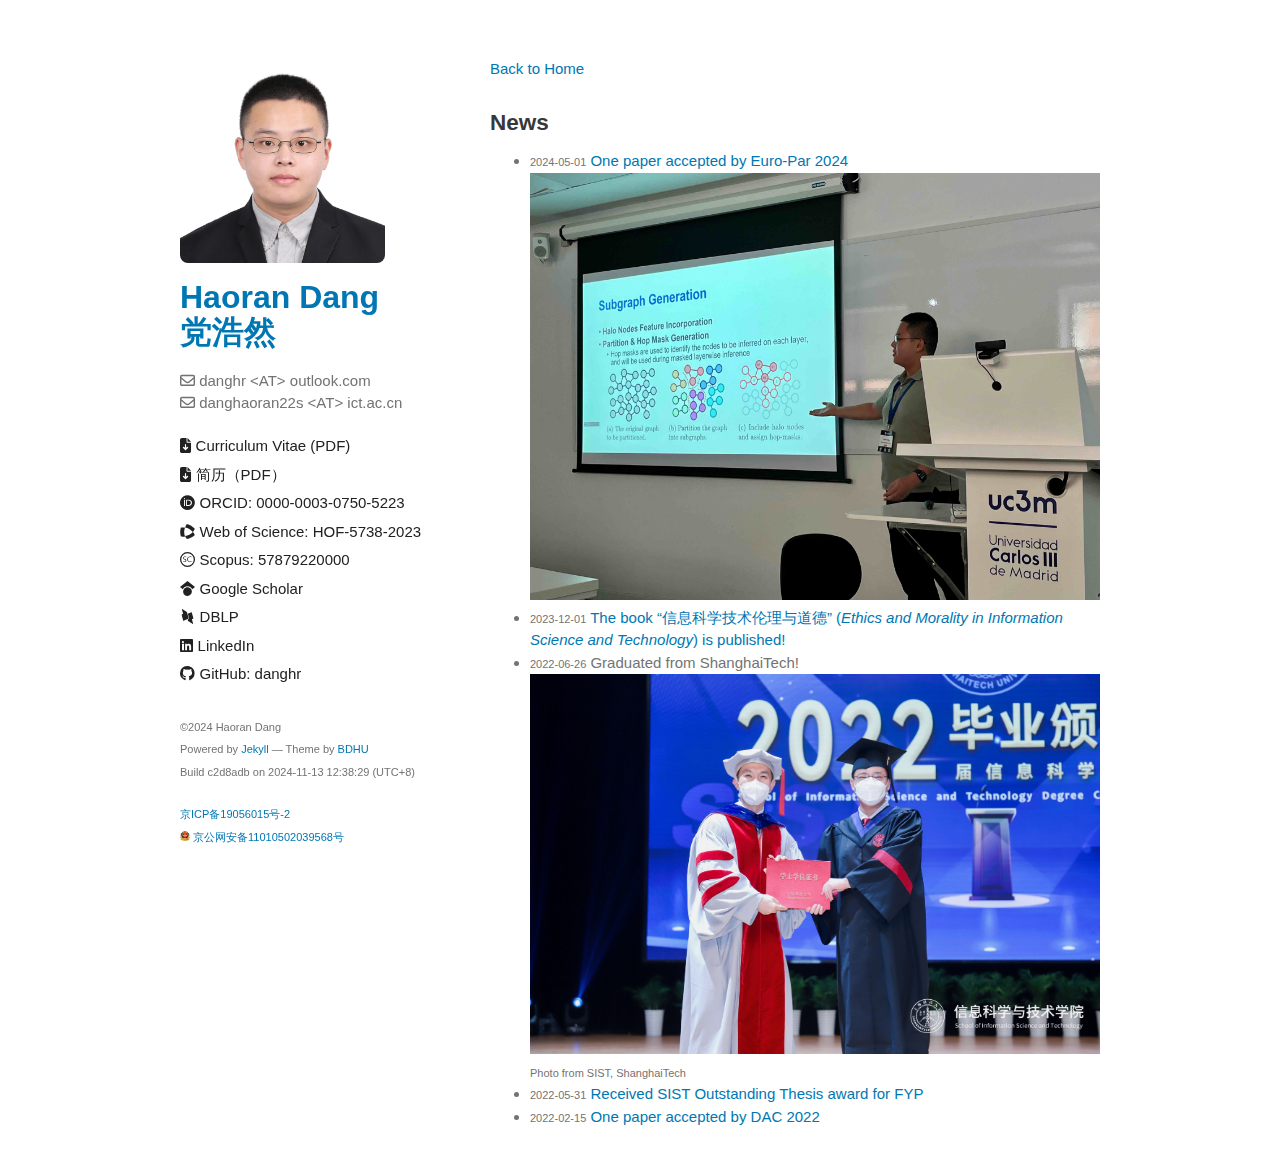
<file: news/index.html>
<!DOCTYPE html>
<html lang="en-US">
  <head>
    <meta charset="UTF-8">
    <meta http-equiv="X-UA-Compatible" content="IE=edge">
    <meta name="viewport" content="width=device-width, initial-scale=1">
    <title>News | Haoran Dang 党浩然</title>

<!-- Begin Jekyll SEO tag v2.8.0 -->
<meta name="generator" content="Jekyll v3.10.0" />
<meta property="og:title" content="News" />
<meta property="og:locale" content="en_US" />
<link rel="canonical" href="https://www.danghr.com/news/" />
<meta property="og:url" content="https://www.danghr.com/news/" />
<meta property="og:site_name" content="Haoran Dang 党浩然" />
<meta property="og:type" content="website" />
<meta name="twitter:card" content="summary" />
<meta property="twitter:title" content="News" />
<script type="application/ld+json">
{"@context":"https://schema.org","@type":"WebPage","headline":"News","publisher":{"@type":"Organization","logo":{"@type":"ImageObject","url":"https://www.danghr.com/file/Haoran_Dang.jpg"}},"url":"https://www.danghr.com/news/"}</script>
<!-- End Jekyll SEO tag -->

    <link rel="stylesheet" href="/assets/css/colors-auto.css?v=c2d8adb403255c1fa7b16b0b6e7ec10c4e409a20">
    <link rel="stylesheet" href="/assets/css/style.css?v=c2d8adb403255c1fa7b16b0b6e7ec10c4e409a20">

    <link rel="preload" href="/file/Haoran_Dang.jpg" as="image">
    <!--[if lt IE 9]>
      <script src="/assets/js/html5shiv.js"></script>
    <![endif]-->
    <!-- start custom head snippets, customize with your own _includes/head-custom.html file -->
<link rel="stylesheet" href="/assets/css/fontawesome@6.3.0.all.css">

<!-- Setup Analytics -->
<!-- Matomo -->
<script>
  var _paq = window._paq = window._paq || [];
  /* tracker methods like "setCustomDimension" should be called before "trackPageView" */
  _paq.push(['trackPageView']);
  _paq.push(['enableLinkTracking']);
  (function() {
    var u="https://statistics.danghr.com/";
    _paq.push(['setTrackerUrl', u+'matomo.php']);
    _paq.push(['setSiteId', 'dW7bg6pEKgE9K10B']);
    var d=document, g=d.createElement('script'), s=d.getElementsByTagName('script')[0];
    g.async=true; g.src=u+'matomo.js'; s.parentNode.insertBefore(g,s);
  })();
</script>
<!-- End Matomo Code -->

<noscript>
<!-- Matomo Image Tracker-->
<img referrerpolicy="no-referrer-when-downgrade" src="https://statistics.danghr.com/matomo.php?idsite=dW7bg6pEKgE9K10B&amp;rec=1" style="border:0" alt="" />
<!-- End Matomo -->
</noscript>


<!-- You can set your favicon here -->

  <link rel="shortcut icon" type="image/x-icon" href="/favicon.ico">


<!-- end custom head snippets -->

  </head>
  <body>
    <div class="wrapper">
      <div class="sidebar">
        <header>
          
            <img class="img-circle" src="/file/Haoran_Dang.jpg" alt="Logo" width="205px">
          

          
            <h1><a href="https://www.danghr.com/">Haoran Dang <br>党浩然</a></h1>
          

          
            <p class="addr">
                <i class="fa-regular fa-envelope"></i>&nbsp;danghr &lt;AT&gt; outlook.com<br>
                <i class="fa-regular fa-envelope"></i>&nbsp;danghaoran22s &lt;AT&gt; ict.ac.cn<br>
            </p>
          

          

          <div class="link-wrapper">
    <style scoped>
      ul.link a {
        color:var(--clr-h1-and-bold);
        text-decoration:none;
      }

      ul.link a:hover, a:focus {
        color: var(--clr-a-text-hvr);
      }
    </style>
    <ul class="link">
      <!-- <li><a href="https://download.danghr.com/CV/Haoran%20Dang.pdf"><i class="<i class="fa-solid fa-file-arrow-down"></i>"></i> Curriculum Vitae (PDF)</a></li> -->
       <li><a href="https://download.danghr.com/CV/Haoran%20Dang.pdf"><i class="fa-solid fa-file-arrow-down"></i>&nbsp;Curriculum Vitae (PDF)</a></li>
      <!-- <li><a href="https://download.danghr.com/CV/党浩然.pdf"><i class="<i class="fa-solid fa-file-arrow-down"></i>"></i> 简历（PDF）</a></li> -->
       <li><a href="https://download.danghr.com/CV/党浩然.pdf"><i class="fa-solid fa-file-arrow-down"></i>&nbsp;简历（PDF）</a></li>
      <!-- <li><a href="https://orcid.org/0000-0003-0750-5223"><i class="<i class="fa-brands fa-orcid"></i>"></i> ORCID: 0000-0003-0750-5223</a></li> -->
       <li><a href="https://orcid.org/0000-0003-0750-5223"><i class="fa-brands fa-orcid"></i>&nbsp;ORCID: 0000-0003-0750-5223</a></li>
      <!-- <li><a href="https://www.webofscience.com/wos/author/record/38685924"><i class="<svg xmlns="http://www.w3.org/2000/svg" aria-hidden="true" role="img" style="vertical-align:-0.125em" width="1em" height="1em" viewBox="0 0 12 12" version="1.1"><g transform="matrix(3.37744,0,0,3.19884,0.154388,0.00217432)"><g><path d="M1.154,3.024C1.257,3.284 1.399,3.529 1.577,3.75C2.296,3.584 2.949,3.228 3.462,2.725C3.346,2.471 3.191,2.233 3.003,2.019C2.534,2.552 1.878,2.908 1.154,3.024Z" style="fill:currentColor;fill-rule:nonzero;"/><path d="M1.575,0C1.398,0.259 1.256,0.544 1.154,0.847C1.878,0.983 2.534,1.398 3.003,2.019C3.191,1.771 3.346,1.493 3.462,1.196C2.949,0.609 2.295,0.194 1.575,0Z" style="fill:currentColor;fill-rule:nonzero;"/><path d="M1.154,3.128C0.905,2.51 0.87,1.833 1.056,1.195C1.083,1.098 1.117,1.003 1.154,0.91C0.83,0.859 0.5,0.852 0.173,0.888C-0.058,1.627 -0.058,2.412 0.172,3.15C0.499,3.187 0.83,3.18 1.154,3.128Z" style="fill:currentColor;fill-rule:nonzero;"/></g></g></svg>"></i> Web of Science: HOF-5738-2023</a></li> -->
       <li><a href="https://www.webofscience.com/wos/author/record/38685924"><svg xmlns="http://www.w3.org/2000/svg" aria-hidden="true" role="img" style="vertical-align:-0.125em" width="1em" height="1em" viewBox="0 0 12 12" version="1.1"><g transform="matrix(3.37744,0,0,3.19884,0.154388,0.00217432)"><g><path d="M1.154,3.024C1.257,3.284 1.399,3.529 1.577,3.75C2.296,3.584 2.949,3.228 3.462,2.725C3.346,2.471 3.191,2.233 3.003,2.019C2.534,2.552 1.878,2.908 1.154,3.024Z" style="fill:currentColor;fill-rule:nonzero;"/><path d="M1.575,0C1.398,0.259 1.256,0.544 1.154,0.847C1.878,0.983 2.534,1.398 3.003,2.019C3.191,1.771 3.346,1.493 3.462,1.196C2.949,0.609 2.295,0.194 1.575,0Z" style="fill:currentColor;fill-rule:nonzero;"/><path d="M1.154,3.128C0.905,2.51 0.87,1.833 1.056,1.195C1.083,1.098 1.117,1.003 1.154,0.91C0.83,0.859 0.5,0.852 0.173,0.888C-0.058,1.627 -0.058,2.412 0.172,3.15C0.499,3.187 0.83,3.18 1.154,3.128Z" style="fill:currentColor;fill-rule:nonzero;"/></g></g></svg>&nbsp;Web of Science: HOF-5738-2023</a></li>
      <!-- <li><a href="https://www.scopus.com/authid/detail.uri?authorId=57879220000"><i class="<svg xmlns="http://www.w3.org/2000/svg" aria-hidden="true" role="img" style="vertical-align:-0.125em" width="1em" height="1em" viewBox="0 0 18 18" fill="none"><rect width="16.5" height="16.5" x=".75" y=".75" stroke="currentColor" stroke-width="1.5" rx="8.25"></rect><path fill="currentColor" d="M7.62 10.26c0-.89-.74-1.32-1.5-1.77l-.15-.09c-.63-.38-1.3-.64-1.3-1.34 0-.52.38-1.09 1.13-1.09.65 0 1.1.1 1.67.44l.05-.79c-.53-.22-.91-.32-1.77-.32-1.23 0-1.98.8-1.98 1.82 0 .93.75 1.38 1.5 1.83l.22.13c.61.37 1.25.62 1.25 1.28 0 .64-.57 1.1-1.25 1.1-.67 0-1.11-.15-1.62-.46l-.12.79c.52.24 1.05.35 1.78.35 1.02 0 2.09-.63 2.09-1.88ZM14.008 11.74l-.06-.76c-.61.33-1.26.46-1.91.46-1.42 0-2.55-1.19-2.55-2.77 0-1.67 1.11-2.7 2.41-2.7.82 0 1.45.13 2.05.46l.06-.75c-.55-.26-1-.38-2.01-.38-1.94 0-3.41 1.51-3.41 3.43 0 2.19 1.75 3.39 3.38 3.39.82 0 1.5-.11 2.04-.38Z"></path></svg>"></i> Scopus: 57879220000</a></li> -->
       <li><a href="https://www.scopus.com/authid/detail.uri?authorId=57879220000"><svg xmlns="http://www.w3.org/2000/svg" aria-hidden="true" role="img" style="vertical-align:-0.125em" width="1em" height="1em" viewBox="0 0 18 18" fill="none"><rect width="16.5" height="16.5" x=".75" y=".75" stroke="currentColor" stroke-width="1.5" rx="8.25"></rect><path fill="currentColor" d="M7.62 10.26c0-.89-.74-1.32-1.5-1.77l-.15-.09c-.63-.38-1.3-.64-1.3-1.34 0-.52.38-1.09 1.13-1.09.65 0 1.1.1 1.67.44l.05-.79c-.53-.22-.91-.32-1.77-.32-1.23 0-1.98.8-1.98 1.82 0 .93.75 1.38 1.5 1.83l.22.13c.61.37 1.25.62 1.25 1.28 0 .64-.57 1.1-1.25 1.1-.67 0-1.11-.15-1.62-.46l-.12.79c.52.24 1.05.35 1.78.35 1.02 0 2.09-.63 2.09-1.88ZM14.008 11.74l-.06-.76c-.61.33-1.26.46-1.91.46-1.42 0-2.55-1.19-2.55-2.77 0-1.67 1.11-2.7 2.41-2.7.82 0 1.45.13 2.05.46l.06-.75c-.55-.26-1-.38-2.01-.38-1.94 0-3.41 1.51-3.41 3.43 0 2.19 1.75 3.39 3.38 3.39.82 0 1.5-.11 2.04-.38Z"></path></svg>&nbsp;Scopus: 57879220000</a></li>
      <!-- <li><a href="https://scholar.google.com/citations?user=OHp-7SMAAAAJ"><i class="<svg xmlns="http://www.w3.org/2000/svg" aria-hidden="true" role="img" style="vertical-align:-0.125em" width="1em" height="1em" viewBox="0 0 512 512"><path fill="currentColor" d="M390.9 298.5s0 .1.1.1c9.2 19.4 14.4 41.1 14.4 64C405.3 445.1 338.5 512 256 512s-149.3-66.9-149.3-149.3c0-22.9 5.2-44.6 14.4-64c1.7-3.6 3.6-7.2 5.6-10.7c4.4-7.6 9.4-14.7 15-21.3c27.4-32.6 68.5-53.3 114.4-53.3c33.6 0 64.6 11.1 89.6 29.9c9.1 6.9 17.4 14.7 24.8 23.5c5.6 6.6 10.6 13.8 15 21.3c2 3.4 3.8 7 5.5 10.5zm26.4-18.8c-30.1-58.4-91-98.4-161.3-98.4s-131.2 40-161.3 98.4L0 202.7L256 0l256 202.7l-94.7 77.1z"/></svg>"></i> Google Scholar</a></li> -->
       <li><a href="https://scholar.google.com/citations?user=OHp-7SMAAAAJ"><svg xmlns="http://www.w3.org/2000/svg" aria-hidden="true" role="img" style="vertical-align:-0.125em" width="1em" height="1em" viewBox="0 0 512 512"><path fill="currentColor" d="M390.9 298.5s0 .1.1.1c9.2 19.4 14.4 41.1 14.4 64C405.3 445.1 338.5 512 256 512s-149.3-66.9-149.3-149.3c0-22.9 5.2-44.6 14.4-64c1.7-3.6 3.6-7.2 5.6-10.7c4.4-7.6 9.4-14.7 15-21.3c27.4-32.6 68.5-53.3 114.4-53.3c33.6 0 64.6 11.1 89.6 29.9c9.1 6.9 17.4 14.7 24.8 23.5c5.6 6.6 10.6 13.8 15 21.3c2 3.4 3.8 7 5.5 10.5zm26.4-18.8c-30.1-58.4-91-98.4-161.3-98.4s-131.2 40-161.3 98.4L0 202.7L256 0l256 202.7l-94.7 77.1z"/></svg>&nbsp;Google Scholar</a></li>
      <!-- <li><a href="https://dblp.org/pid/327/2169.html"><i class="<svg xmlns="http://www.w3.org/2000/svg" aria-hidden="true" role="img" style="vertical-align:-0.125em" width="1em" height="1em" viewBox="0 0 24 24"><path fill="currentColor" d="M3.075.002c-.096.013-.154.092-.094.31L4.97 7.73L3.1 8.6s-.56.26-.4.85l2.45 9.159s.16.59.72.33l6.169-2.869l1.3-.61s.52-.24.42-.79l-.01-.06l-1.13-4.22l-.658-2.45l-.672-2.49v-.04s-.16-.59-.84-1L3.5.141s-.265-.16-.425-.139M18.324 5.03a.724.724 0 0 0-.193.06l-5.602 2.6l.862 3.2l1.09 4.08l.01.06c.05.47-.411.79-.411.79l-1.88.87l.5 1.89l.04.1c.07.17.28.6.81.91l6.95 4.269s.68.41.52-.17l-1.981-7.4l1.861-.86s.56-.26.4-.85L18.85 5.42s-.116-.452-.526-.39"/></svg>"></i> DBLP</a></li> -->
       <li><a href="https://dblp.org/pid/327/2169.html"><svg xmlns="http://www.w3.org/2000/svg" aria-hidden="true" role="img" style="vertical-align:-0.125em" width="1em" height="1em" viewBox="0 0 24 24"><path fill="currentColor" d="M3.075.002c-.096.013-.154.092-.094.31L4.97 7.73L3.1 8.6s-.56.26-.4.85l2.45 9.159s.16.59.72.33l6.169-2.869l1.3-.61s.52-.24.42-.79l-.01-.06l-1.13-4.22l-.658-2.45l-.672-2.49v-.04s-.16-.59-.84-1L3.5.141s-.265-.16-.425-.139M18.324 5.03a.724.724 0 0 0-.193.06l-5.602 2.6l.862 3.2l1.09 4.08l.01.06c.05.47-.411.79-.411.79l-1.88.87l.5 1.89l.04.1c.07.17.28.6.81.91l6.95 4.269s.68.41.52-.17l-1.981-7.4l1.861-.86s.56-.26.4-.85L18.85 5.42s-.116-.452-.526-.39"/></svg>&nbsp;DBLP</a></li>
      <!-- <li><a href="https://www.linkedin.com/in/danghr/"><i class="<i class="fa-brands fa-linkedin"></i>"></i> LinkedIn</a></li> -->
       <li><a href="https://www.linkedin.com/in/danghr/"><i class="fa-brands fa-linkedin"></i>&nbsp;LinkedIn</a></li>
      <!-- <li><a href="https://github.com/danghr"><i class="<i class="fa-brands fa-github"></i>"></i> GitHub: danghr</a></li> -->
       <li><a href="https://github.com/danghr"><i class="fa-brands fa-github"></i>&nbsp;GitHub: danghr</a></li>
    </ul>
  </div>


        </header>

        <div class="link-wrapper-mobile" id="link-wrapper-mobile">
    <style scoped>
        #link-wrapper-mobile a {
        color:var(--clr-h1-and-bold);
        text-decoration:none;
        }

        #link-wrapper-mobile a:hover, a:focus {
        color: var(--clr-a-text-hvr);
        }
    </style>
    <nobr><a href="https://download.danghr.com/CV/Haoran%20Dang.pdf" rel="me"><i class="fa-solid fa-file-arrow-down"></i>&nbsp;Curriculum Vitae (PDF)</a><span style="margin-left: 6px;"></span></nobr>
    <nobr><a href="https://download.danghr.com/CV/党浩然.pdf" rel="me"><i class="fa-solid fa-file-arrow-down"></i>&nbsp;简历（PDF）</a><span style="margin-left: 6px;"></span></nobr>
    <nobr><a href="https://orcid.org/0000-0003-0750-5223" rel="me"><i class="fa-brands fa-orcid"></i>&nbsp;ORCID: 0000-0003-0750-5223</a><span style="margin-left: 6px;"></span></nobr>
    <nobr><a href="https://www.webofscience.com/wos/author/record/38685924" rel="me"><svg xmlns="http://www.w3.org/2000/svg" aria-hidden="true" role="img" style="vertical-align:-0.125em" width="1em" height="1em" viewBox="0 0 12 12" version="1.1"><g transform="matrix(3.37744,0,0,3.19884,0.154388,0.00217432)"><g><path d="M1.154,3.024C1.257,3.284 1.399,3.529 1.577,3.75C2.296,3.584 2.949,3.228 3.462,2.725C3.346,2.471 3.191,2.233 3.003,2.019C2.534,2.552 1.878,2.908 1.154,3.024Z" style="fill:currentColor;fill-rule:nonzero;"/><path d="M1.575,0C1.398,0.259 1.256,0.544 1.154,0.847C1.878,0.983 2.534,1.398 3.003,2.019C3.191,1.771 3.346,1.493 3.462,1.196C2.949,0.609 2.295,0.194 1.575,0Z" style="fill:currentColor;fill-rule:nonzero;"/><path d="M1.154,3.128C0.905,2.51 0.87,1.833 1.056,1.195C1.083,1.098 1.117,1.003 1.154,0.91C0.83,0.859 0.5,0.852 0.173,0.888C-0.058,1.627 -0.058,2.412 0.172,3.15C0.499,3.187 0.83,3.18 1.154,3.128Z" style="fill:currentColor;fill-rule:nonzero;"/></g></g></svg>&nbsp;Web of Science: HOF-5738-2023</a><span style="margin-left: 6px;"></span></nobr>
    <nobr><a href="https://www.scopus.com/authid/detail.uri?authorId=57879220000" rel="me"><svg xmlns="http://www.w3.org/2000/svg" aria-hidden="true" role="img" style="vertical-align:-0.125em" width="1em" height="1em" viewBox="0 0 18 18" fill="none"><rect width="16.5" height="16.5" x=".75" y=".75" stroke="currentColor" stroke-width="1.5" rx="8.25"></rect><path fill="currentColor" d="M7.62 10.26c0-.89-.74-1.32-1.5-1.77l-.15-.09c-.63-.38-1.3-.64-1.3-1.34 0-.52.38-1.09 1.13-1.09.65 0 1.1.1 1.67.44l.05-.79c-.53-.22-.91-.32-1.77-.32-1.23 0-1.98.8-1.98 1.82 0 .93.75 1.38 1.5 1.83l.22.13c.61.37 1.25.62 1.25 1.28 0 .64-.57 1.1-1.25 1.1-.67 0-1.11-.15-1.62-.46l-.12.79c.52.24 1.05.35 1.78.35 1.02 0 2.09-.63 2.09-1.88ZM14.008 11.74l-.06-.76c-.61.33-1.26.46-1.91.46-1.42 0-2.55-1.19-2.55-2.77 0-1.67 1.11-2.7 2.41-2.7.82 0 1.45.13 2.05.46l.06-.75c-.55-.26-1-.38-2.01-.38-1.94 0-3.41 1.51-3.41 3.43 0 2.19 1.75 3.39 3.38 3.39.82 0 1.5-.11 2.04-.38Z"></path></svg>&nbsp;Scopus: 57879220000</a><span style="margin-left: 6px;"></span></nobr>
    <nobr><a href="https://scholar.google.com/citations?user=OHp-7SMAAAAJ" rel="me"><svg xmlns="http://www.w3.org/2000/svg" aria-hidden="true" role="img" style="vertical-align:-0.125em" width="1em" height="1em" viewBox="0 0 512 512"><path fill="currentColor" d="M390.9 298.5s0 .1.1.1c9.2 19.4 14.4 41.1 14.4 64C405.3 445.1 338.5 512 256 512s-149.3-66.9-149.3-149.3c0-22.9 5.2-44.6 14.4-64c1.7-3.6 3.6-7.2 5.6-10.7c4.4-7.6 9.4-14.7 15-21.3c27.4-32.6 68.5-53.3 114.4-53.3c33.6 0 64.6 11.1 89.6 29.9c9.1 6.9 17.4 14.7 24.8 23.5c5.6 6.6 10.6 13.8 15 21.3c2 3.4 3.8 7 5.5 10.5zm26.4-18.8c-30.1-58.4-91-98.4-161.3-98.4s-131.2 40-161.3 98.4L0 202.7L256 0l256 202.7l-94.7 77.1z"/></svg>&nbsp;Google Scholar</a><span style="margin-left: 6px;"></span></nobr>
    <nobr><a href="https://dblp.org/pid/327/2169.html" rel="me"><svg xmlns="http://www.w3.org/2000/svg" aria-hidden="true" role="img" style="vertical-align:-0.125em" width="1em" height="1em" viewBox="0 0 24 24"><path fill="currentColor" d="M3.075.002c-.096.013-.154.092-.094.31L4.97 7.73L3.1 8.6s-.56.26-.4.85l2.45 9.159s.16.59.72.33l6.169-2.869l1.3-.61s.52-.24.42-.79l-.01-.06l-1.13-4.22l-.658-2.45l-.672-2.49v-.04s-.16-.59-.84-1L3.5.141s-.265-.16-.425-.139M18.324 5.03a.724.724 0 0 0-.193.06l-5.602 2.6l.862 3.2l1.09 4.08l.01.06c.05.47-.411.79-.411.79l-1.88.87l.5 1.89l.04.1c.07.17.28.6.81.91l6.95 4.269s.68.41.52-.17l-1.981-7.4l1.861-.86s.56-.26.4-.85L18.85 5.42s-.116-.452-.526-.39"/></svg>&nbsp;DBLP</a><span style="margin-left: 6px;"></span></nobr>
    <nobr><a href="https://www.linkedin.com/in/danghr/" rel="me"><i class="fa-brands fa-linkedin"></i>&nbsp;LinkedIn</a><span style="margin-left: 6px;"></span></nobr>
    <nobr><a href="https://github.com/danghr" rel="me"><i class="fa-brands fa-github"></i>&nbsp;GitHub: danghr</a></nobr>
</div>


        <br>

        <div class="sidebar-footer"><p>
  <small>
    &copy;2024 Haoran Dang
    <br>
    Powered by <a href="https://jekyllrb.com/">Jekyll</a>
    &mdash;
    Theme by <a href="https://www.bodunhu.com/">BDHU</a>
    <br>
    Build c2d8adb on 2024-11-13 12:38:29 (UTC+8)
  </small>
</p>
<p>
  <small>
    <a href="http://beian.miit.gov.cn" target="_blank" rel="noopener noreferrer">京ICP备19056015号-2</a><br>
    <a href="http://www.beian.gov.cn/portal/registerSystemInfo?recordcode=11010502039568" target="_blank"
      rel="noopener"><img src="/beian.png" data-src="/beian.png"
        alt="" width="10px" height="10px"> 京公网安备11010502039568号</a>
  </small>
</p></div>
      </div>
      <section>

      <p><a href="https://www.danghr.com/">Back to Home</a> &emsp; </p>

<h2>News</h2>

<ul>
  <li><small>2024-05-01</small> <a href="https://www.danghr.com/news/2024/05/gdl-gnn.html">One paper accepted by Euro-Par 2024</a>
<img src="/file/2024/08/gdl-gnn-pre.jpg" alt="" /></li>
  <li><small>2023-12-01</small> <a href="https://www.danghr.com/news/2023/12/ethics_book.html">The book “信息科学技术伦理与道德” (<em>Ethics and Morality in Information Science and Technology</em>) is published!</a></li>
  <li><small>2022-06-26</small> Graduated from ShanghaiTech!<br />
<img src="/file/2022/06/graduate.jpg" alt="" /><br /><small>Photo from SIST, ShanghaiTech</small></li>
  <li><small>2022-05-31</small> <a href="https://toast-lab.sist.shanghaitech.edu.cn/2022/05/31/2022-05-31-haoran-FYP/">Received SIST Outstanding Thesis award for FYP</a></li>
  <li><small>2022-02-15</small> <a href="https://toast-lab.sist.shanghaitech.edu.cn/2022/02/15/2022-02-15-NobLSM-accepted/">One paper accepted by DAC 2022</a></li>
</ul>



      </section>
      <footer><p>
  <small>
    &copy;2024 Haoran Dang
    <br>
    Powered by <a href="https://jekyllrb.com/">Jekyll</a>
    &mdash;
    Theme by <a href="https://www.bodunhu.com/">BDHU</a>
    <br>
    Build c2d8adb on 2024-11-13 12:38:29 (UTC+8)
  </small>
</p>
<p>
  <small>
    <a href="http://beian.miit.gov.cn" target="_blank" rel="noopener noreferrer">京ICP备19056015号-2</a><br>
    <a href="http://www.beian.gov.cn/portal/registerSystemInfo?recordcode=11010502039568" target="_blank"
      rel="noopener"><img src="/beian.png" data-src="/beian.png"
        alt="" width="10px" height="10px"> 京公网安备11010502039568号</a>
  </small>
</p></footer>
    </div>
    <script src="/assets/js/scale.fix.js"></script>
  </body>
</html>
</file>
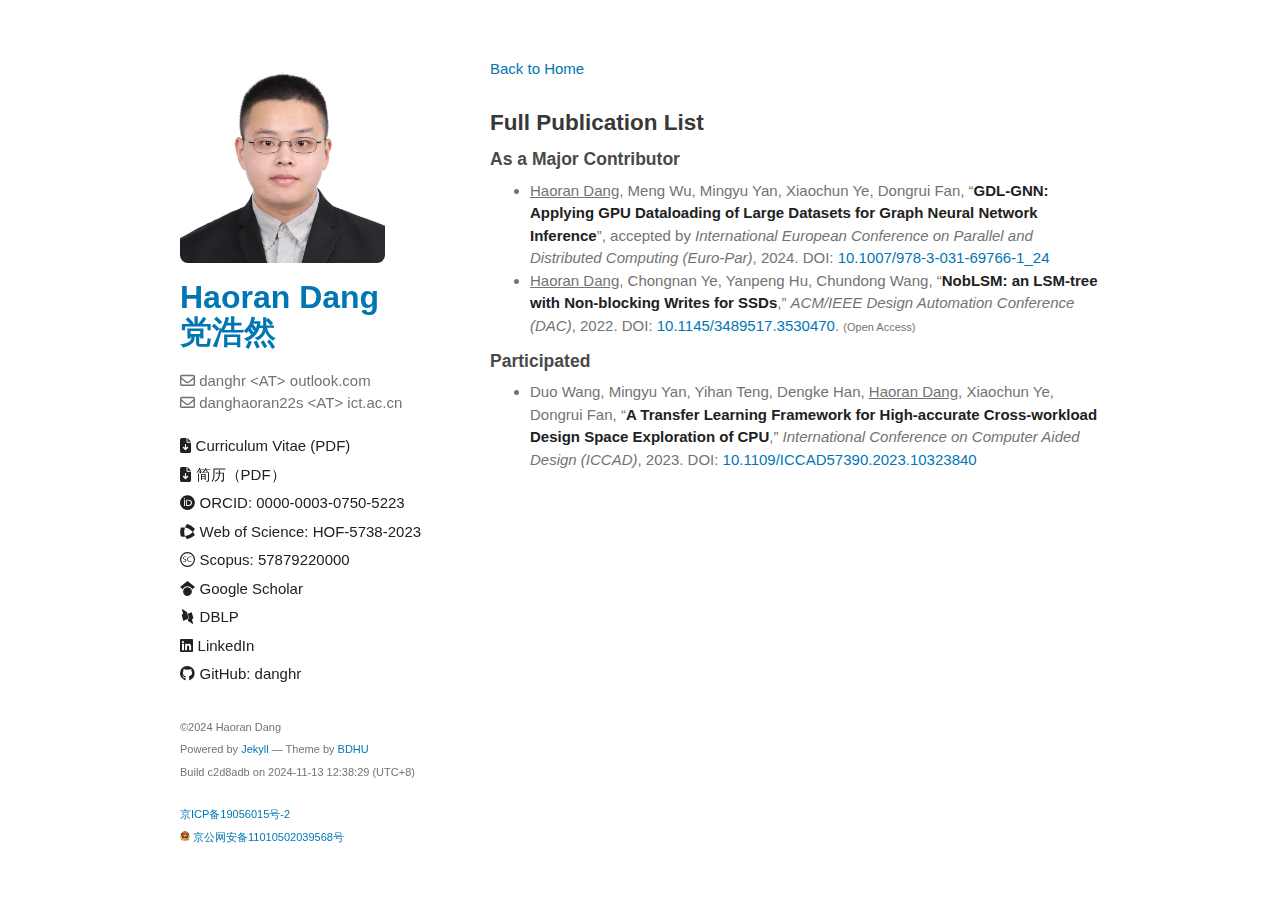
<file: publications/index.html>
<!DOCTYPE html>
<html lang="en-US">
  <head>
    <meta charset="UTF-8">
    <meta http-equiv="X-UA-Compatible" content="IE=edge">
    <meta name="viewport" content="width=device-width, initial-scale=1">
    <title>Full Publication List | Haoran Dang 党浩然</title>

<!-- Begin Jekyll SEO tag v2.8.0 -->
<meta name="generator" content="Jekyll v3.10.0" />
<meta property="og:title" content="Full Publication List" />
<meta property="og:locale" content="en_US" />
<link rel="canonical" href="https://www.danghr.com/publications/" />
<meta property="og:url" content="https://www.danghr.com/publications/" />
<meta property="og:site_name" content="Haoran Dang 党浩然" />
<meta property="og:type" content="website" />
<meta name="twitter:card" content="summary" />
<meta property="twitter:title" content="Full Publication List" />
<script type="application/ld+json">
{"@context":"https://schema.org","@type":"WebPage","headline":"Full Publication List","publisher":{"@type":"Organization","logo":{"@type":"ImageObject","url":"https://www.danghr.com/file/Haoran_Dang.jpg"}},"url":"https://www.danghr.com/publications/"}</script>
<!-- End Jekyll SEO tag -->

    <link rel="stylesheet" href="/assets/css/colors-auto.css?v=c2d8adb403255c1fa7b16b0b6e7ec10c4e409a20">
    <link rel="stylesheet" href="/assets/css/style.css?v=c2d8adb403255c1fa7b16b0b6e7ec10c4e409a20">

    <link rel="preload" href="/file/Haoran_Dang.jpg" as="image">
    <!--[if lt IE 9]>
      <script src="/assets/js/html5shiv.js"></script>
    <![endif]-->
    <!-- start custom head snippets, customize with your own _includes/head-custom.html file -->
<link rel="stylesheet" href="/assets/css/fontawesome@6.3.0.all.css">

<!-- Setup Analytics -->
<!-- Matomo -->
<script>
  var _paq = window._paq = window._paq || [];
  /* tracker methods like "setCustomDimension" should be called before "trackPageView" */
  _paq.push(['trackPageView']);
  _paq.push(['enableLinkTracking']);
  (function() {
    var u="https://statistics.danghr.com/";
    _paq.push(['setTrackerUrl', u+'matomo.php']);
    _paq.push(['setSiteId', 'dW7bg6pEKgE9K10B']);
    var d=document, g=d.createElement('script'), s=d.getElementsByTagName('script')[0];
    g.async=true; g.src=u+'matomo.js'; s.parentNode.insertBefore(g,s);
  })();
</script>
<!-- End Matomo Code -->

<noscript>
<!-- Matomo Image Tracker-->
<img referrerpolicy="no-referrer-when-downgrade" src="https://statistics.danghr.com/matomo.php?idsite=dW7bg6pEKgE9K10B&amp;rec=1" style="border:0" alt="" />
<!-- End Matomo -->
</noscript>


<!-- You can set your favicon here -->

  <link rel="shortcut icon" type="image/x-icon" href="/favicon.ico">


<!-- end custom head snippets -->

  </head>
  <body>
    <div class="wrapper">
      <div class="sidebar">
        <header>
          
            <img class="img-circle" src="/file/Haoran_Dang.jpg" alt="Logo" width="205px">
          

          
            <h1><a href="https://www.danghr.com/">Haoran Dang <br>党浩然</a></h1>
          

          
            <p class="addr">
                <i class="fa-regular fa-envelope"></i>&nbsp;danghr &lt;AT&gt; outlook.com<br>
                <i class="fa-regular fa-envelope"></i>&nbsp;danghaoran22s &lt;AT&gt; ict.ac.cn<br>
            </p>
          

          

          <div class="link-wrapper">
    <style scoped>
      ul.link a {
        color:var(--clr-h1-and-bold);
        text-decoration:none;
      }

      ul.link a:hover, a:focus {
        color: var(--clr-a-text-hvr);
      }
    </style>
    <ul class="link">
      <!-- <li><a href="https://download.danghr.com/CV/Haoran%20Dang.pdf"><i class="<i class="fa-solid fa-file-arrow-down"></i>"></i> Curriculum Vitae (PDF)</a></li> -->
       <li><a href="https://download.danghr.com/CV/Haoran%20Dang.pdf"><i class="fa-solid fa-file-arrow-down"></i>&nbsp;Curriculum Vitae (PDF)</a></li>
      <!-- <li><a href="https://download.danghr.com/CV/党浩然.pdf"><i class="<i class="fa-solid fa-file-arrow-down"></i>"></i> 简历（PDF）</a></li> -->
       <li><a href="https://download.danghr.com/CV/党浩然.pdf"><i class="fa-solid fa-file-arrow-down"></i>&nbsp;简历（PDF）</a></li>
      <!-- <li><a href="https://orcid.org/0000-0003-0750-5223"><i class="<i class="fa-brands fa-orcid"></i>"></i> ORCID: 0000-0003-0750-5223</a></li> -->
       <li><a href="https://orcid.org/0000-0003-0750-5223"><i class="fa-brands fa-orcid"></i>&nbsp;ORCID: 0000-0003-0750-5223</a></li>
      <!-- <li><a href="https://www.webofscience.com/wos/author/record/38685924"><i class="<svg xmlns="http://www.w3.org/2000/svg" aria-hidden="true" role="img" style="vertical-align:-0.125em" width="1em" height="1em" viewBox="0 0 12 12" version="1.1"><g transform="matrix(3.37744,0,0,3.19884,0.154388,0.00217432)"><g><path d="M1.154,3.024C1.257,3.284 1.399,3.529 1.577,3.75C2.296,3.584 2.949,3.228 3.462,2.725C3.346,2.471 3.191,2.233 3.003,2.019C2.534,2.552 1.878,2.908 1.154,3.024Z" style="fill:currentColor;fill-rule:nonzero;"/><path d="M1.575,0C1.398,0.259 1.256,0.544 1.154,0.847C1.878,0.983 2.534,1.398 3.003,2.019C3.191,1.771 3.346,1.493 3.462,1.196C2.949,0.609 2.295,0.194 1.575,0Z" style="fill:currentColor;fill-rule:nonzero;"/><path d="M1.154,3.128C0.905,2.51 0.87,1.833 1.056,1.195C1.083,1.098 1.117,1.003 1.154,0.91C0.83,0.859 0.5,0.852 0.173,0.888C-0.058,1.627 -0.058,2.412 0.172,3.15C0.499,3.187 0.83,3.18 1.154,3.128Z" style="fill:currentColor;fill-rule:nonzero;"/></g></g></svg>"></i> Web of Science: HOF-5738-2023</a></li> -->
       <li><a href="https://www.webofscience.com/wos/author/record/38685924"><svg xmlns="http://www.w3.org/2000/svg" aria-hidden="true" role="img" style="vertical-align:-0.125em" width="1em" height="1em" viewBox="0 0 12 12" version="1.1"><g transform="matrix(3.37744,0,0,3.19884,0.154388,0.00217432)"><g><path d="M1.154,3.024C1.257,3.284 1.399,3.529 1.577,3.75C2.296,3.584 2.949,3.228 3.462,2.725C3.346,2.471 3.191,2.233 3.003,2.019C2.534,2.552 1.878,2.908 1.154,3.024Z" style="fill:currentColor;fill-rule:nonzero;"/><path d="M1.575,0C1.398,0.259 1.256,0.544 1.154,0.847C1.878,0.983 2.534,1.398 3.003,2.019C3.191,1.771 3.346,1.493 3.462,1.196C2.949,0.609 2.295,0.194 1.575,0Z" style="fill:currentColor;fill-rule:nonzero;"/><path d="M1.154,3.128C0.905,2.51 0.87,1.833 1.056,1.195C1.083,1.098 1.117,1.003 1.154,0.91C0.83,0.859 0.5,0.852 0.173,0.888C-0.058,1.627 -0.058,2.412 0.172,3.15C0.499,3.187 0.83,3.18 1.154,3.128Z" style="fill:currentColor;fill-rule:nonzero;"/></g></g></svg>&nbsp;Web of Science: HOF-5738-2023</a></li>
      <!-- <li><a href="https://www.scopus.com/authid/detail.uri?authorId=57879220000"><i class="<svg xmlns="http://www.w3.org/2000/svg" aria-hidden="true" role="img" style="vertical-align:-0.125em" width="1em" height="1em" viewBox="0 0 18 18" fill="none"><rect width="16.5" height="16.5" x=".75" y=".75" stroke="currentColor" stroke-width="1.5" rx="8.25"></rect><path fill="currentColor" d="M7.62 10.26c0-.89-.74-1.32-1.5-1.77l-.15-.09c-.63-.38-1.3-.64-1.3-1.34 0-.52.38-1.09 1.13-1.09.65 0 1.1.1 1.67.44l.05-.79c-.53-.22-.91-.32-1.77-.32-1.23 0-1.98.8-1.98 1.82 0 .93.75 1.38 1.5 1.83l.22.13c.61.37 1.25.62 1.25 1.28 0 .64-.57 1.1-1.25 1.1-.67 0-1.11-.15-1.62-.46l-.12.79c.52.24 1.05.35 1.78.35 1.02 0 2.09-.63 2.09-1.88ZM14.008 11.74l-.06-.76c-.61.33-1.26.46-1.91.46-1.42 0-2.55-1.19-2.55-2.77 0-1.67 1.11-2.7 2.41-2.7.82 0 1.45.13 2.05.46l.06-.75c-.55-.26-1-.38-2.01-.38-1.94 0-3.41 1.51-3.41 3.43 0 2.19 1.75 3.39 3.38 3.39.82 0 1.5-.11 2.04-.38Z"></path></svg>"></i> Scopus: 57879220000</a></li> -->
       <li><a href="https://www.scopus.com/authid/detail.uri?authorId=57879220000"><svg xmlns="http://www.w3.org/2000/svg" aria-hidden="true" role="img" style="vertical-align:-0.125em" width="1em" height="1em" viewBox="0 0 18 18" fill="none"><rect width="16.5" height="16.5" x=".75" y=".75" stroke="currentColor" stroke-width="1.5" rx="8.25"></rect><path fill="currentColor" d="M7.62 10.26c0-.89-.74-1.32-1.5-1.77l-.15-.09c-.63-.38-1.3-.64-1.3-1.34 0-.52.38-1.09 1.13-1.09.65 0 1.1.1 1.67.44l.05-.79c-.53-.22-.91-.32-1.77-.32-1.23 0-1.98.8-1.98 1.82 0 .93.75 1.38 1.5 1.83l.22.13c.61.37 1.25.62 1.25 1.28 0 .64-.57 1.1-1.25 1.1-.67 0-1.11-.15-1.62-.46l-.12.79c.52.24 1.05.35 1.78.35 1.02 0 2.09-.63 2.09-1.88ZM14.008 11.74l-.06-.76c-.61.33-1.26.46-1.91.46-1.42 0-2.55-1.19-2.55-2.77 0-1.67 1.11-2.7 2.41-2.7.82 0 1.45.13 2.05.46l.06-.75c-.55-.26-1-.38-2.01-.38-1.94 0-3.41 1.51-3.41 3.43 0 2.19 1.75 3.39 3.38 3.39.82 0 1.5-.11 2.04-.38Z"></path></svg>&nbsp;Scopus: 57879220000</a></li>
      <!-- <li><a href="https://scholar.google.com/citations?user=OHp-7SMAAAAJ"><i class="<svg xmlns="http://www.w3.org/2000/svg" aria-hidden="true" role="img" style="vertical-align:-0.125em" width="1em" height="1em" viewBox="0 0 512 512"><path fill="currentColor" d="M390.9 298.5s0 .1.1.1c9.2 19.4 14.4 41.1 14.4 64C405.3 445.1 338.5 512 256 512s-149.3-66.9-149.3-149.3c0-22.9 5.2-44.6 14.4-64c1.7-3.6 3.6-7.2 5.6-10.7c4.4-7.6 9.4-14.7 15-21.3c27.4-32.6 68.5-53.3 114.4-53.3c33.6 0 64.6 11.1 89.6 29.9c9.1 6.9 17.4 14.7 24.8 23.5c5.6 6.6 10.6 13.8 15 21.3c2 3.4 3.8 7 5.5 10.5zm26.4-18.8c-30.1-58.4-91-98.4-161.3-98.4s-131.2 40-161.3 98.4L0 202.7L256 0l256 202.7l-94.7 77.1z"/></svg>"></i> Google Scholar</a></li> -->
       <li><a href="https://scholar.google.com/citations?user=OHp-7SMAAAAJ"><svg xmlns="http://www.w3.org/2000/svg" aria-hidden="true" role="img" style="vertical-align:-0.125em" width="1em" height="1em" viewBox="0 0 512 512"><path fill="currentColor" d="M390.9 298.5s0 .1.1.1c9.2 19.4 14.4 41.1 14.4 64C405.3 445.1 338.5 512 256 512s-149.3-66.9-149.3-149.3c0-22.9 5.2-44.6 14.4-64c1.7-3.6 3.6-7.2 5.6-10.7c4.4-7.6 9.4-14.7 15-21.3c27.4-32.6 68.5-53.3 114.4-53.3c33.6 0 64.6 11.1 89.6 29.9c9.1 6.9 17.4 14.7 24.8 23.5c5.6 6.6 10.6 13.8 15 21.3c2 3.4 3.8 7 5.5 10.5zm26.4-18.8c-30.1-58.4-91-98.4-161.3-98.4s-131.2 40-161.3 98.4L0 202.7L256 0l256 202.7l-94.7 77.1z"/></svg>&nbsp;Google Scholar</a></li>
      <!-- <li><a href="https://dblp.org/pid/327/2169.html"><i class="<svg xmlns="http://www.w3.org/2000/svg" aria-hidden="true" role="img" style="vertical-align:-0.125em" width="1em" height="1em" viewBox="0 0 24 24"><path fill="currentColor" d="M3.075.002c-.096.013-.154.092-.094.31L4.97 7.73L3.1 8.6s-.56.26-.4.85l2.45 9.159s.16.59.72.33l6.169-2.869l1.3-.61s.52-.24.42-.79l-.01-.06l-1.13-4.22l-.658-2.45l-.672-2.49v-.04s-.16-.59-.84-1L3.5.141s-.265-.16-.425-.139M18.324 5.03a.724.724 0 0 0-.193.06l-5.602 2.6l.862 3.2l1.09 4.08l.01.06c.05.47-.411.79-.411.79l-1.88.87l.5 1.89l.04.1c.07.17.28.6.81.91l6.95 4.269s.68.41.52-.17l-1.981-7.4l1.861-.86s.56-.26.4-.85L18.85 5.42s-.116-.452-.526-.39"/></svg>"></i> DBLP</a></li> -->
       <li><a href="https://dblp.org/pid/327/2169.html"><svg xmlns="http://www.w3.org/2000/svg" aria-hidden="true" role="img" style="vertical-align:-0.125em" width="1em" height="1em" viewBox="0 0 24 24"><path fill="currentColor" d="M3.075.002c-.096.013-.154.092-.094.31L4.97 7.73L3.1 8.6s-.56.26-.4.85l2.45 9.159s.16.59.72.33l6.169-2.869l1.3-.61s.52-.24.42-.79l-.01-.06l-1.13-4.22l-.658-2.45l-.672-2.49v-.04s-.16-.59-.84-1L3.5.141s-.265-.16-.425-.139M18.324 5.03a.724.724 0 0 0-.193.06l-5.602 2.6l.862 3.2l1.09 4.08l.01.06c.05.47-.411.79-.411.79l-1.88.87l.5 1.89l.04.1c.07.17.28.6.81.91l6.95 4.269s.68.41.52-.17l-1.981-7.4l1.861-.86s.56-.26.4-.85L18.85 5.42s-.116-.452-.526-.39"/></svg>&nbsp;DBLP</a></li>
      <!-- <li><a href="https://www.linkedin.com/in/danghr/"><i class="<i class="fa-brands fa-linkedin"></i>"></i> LinkedIn</a></li> -->
       <li><a href="https://www.linkedin.com/in/danghr/"><i class="fa-brands fa-linkedin"></i>&nbsp;LinkedIn</a></li>
      <!-- <li><a href="https://github.com/danghr"><i class="<i class="fa-brands fa-github"></i>"></i> GitHub: danghr</a></li> -->
       <li><a href="https://github.com/danghr"><i class="fa-brands fa-github"></i>&nbsp;GitHub: danghr</a></li>
    </ul>
  </div>


        </header>

        <div class="link-wrapper-mobile" id="link-wrapper-mobile">
    <style scoped>
        #link-wrapper-mobile a {
        color:var(--clr-h1-and-bold);
        text-decoration:none;
        }

        #link-wrapper-mobile a:hover, a:focus {
        color: var(--clr-a-text-hvr);
        }
    </style>
    <nobr><a href="https://download.danghr.com/CV/Haoran%20Dang.pdf" rel="me"><i class="fa-solid fa-file-arrow-down"></i>&nbsp;Curriculum Vitae (PDF)</a><span style="margin-left: 6px;"></span></nobr>
    <nobr><a href="https://download.danghr.com/CV/党浩然.pdf" rel="me"><i class="fa-solid fa-file-arrow-down"></i>&nbsp;简历（PDF）</a><span style="margin-left: 6px;"></span></nobr>
    <nobr><a href="https://orcid.org/0000-0003-0750-5223" rel="me"><i class="fa-brands fa-orcid"></i>&nbsp;ORCID: 0000-0003-0750-5223</a><span style="margin-left: 6px;"></span></nobr>
    <nobr><a href="https://www.webofscience.com/wos/author/record/38685924" rel="me"><svg xmlns="http://www.w3.org/2000/svg" aria-hidden="true" role="img" style="vertical-align:-0.125em" width="1em" height="1em" viewBox="0 0 12 12" version="1.1"><g transform="matrix(3.37744,0,0,3.19884,0.154388,0.00217432)"><g><path d="M1.154,3.024C1.257,3.284 1.399,3.529 1.577,3.75C2.296,3.584 2.949,3.228 3.462,2.725C3.346,2.471 3.191,2.233 3.003,2.019C2.534,2.552 1.878,2.908 1.154,3.024Z" style="fill:currentColor;fill-rule:nonzero;"/><path d="M1.575,0C1.398,0.259 1.256,0.544 1.154,0.847C1.878,0.983 2.534,1.398 3.003,2.019C3.191,1.771 3.346,1.493 3.462,1.196C2.949,0.609 2.295,0.194 1.575,0Z" style="fill:currentColor;fill-rule:nonzero;"/><path d="M1.154,3.128C0.905,2.51 0.87,1.833 1.056,1.195C1.083,1.098 1.117,1.003 1.154,0.91C0.83,0.859 0.5,0.852 0.173,0.888C-0.058,1.627 -0.058,2.412 0.172,3.15C0.499,3.187 0.83,3.18 1.154,3.128Z" style="fill:currentColor;fill-rule:nonzero;"/></g></g></svg>&nbsp;Web of Science: HOF-5738-2023</a><span style="margin-left: 6px;"></span></nobr>
    <nobr><a href="https://www.scopus.com/authid/detail.uri?authorId=57879220000" rel="me"><svg xmlns="http://www.w3.org/2000/svg" aria-hidden="true" role="img" style="vertical-align:-0.125em" width="1em" height="1em" viewBox="0 0 18 18" fill="none"><rect width="16.5" height="16.5" x=".75" y=".75" stroke="currentColor" stroke-width="1.5" rx="8.25"></rect><path fill="currentColor" d="M7.62 10.26c0-.89-.74-1.32-1.5-1.77l-.15-.09c-.63-.38-1.3-.64-1.3-1.34 0-.52.38-1.09 1.13-1.09.65 0 1.1.1 1.67.44l.05-.79c-.53-.22-.91-.32-1.77-.32-1.23 0-1.98.8-1.98 1.82 0 .93.75 1.38 1.5 1.83l.22.13c.61.37 1.25.62 1.25 1.28 0 .64-.57 1.1-1.25 1.1-.67 0-1.11-.15-1.62-.46l-.12.79c.52.24 1.05.35 1.78.35 1.02 0 2.09-.63 2.09-1.88ZM14.008 11.74l-.06-.76c-.61.33-1.26.46-1.91.46-1.42 0-2.55-1.19-2.55-2.77 0-1.67 1.11-2.7 2.41-2.7.82 0 1.45.13 2.05.46l.06-.75c-.55-.26-1-.38-2.01-.38-1.94 0-3.41 1.51-3.41 3.43 0 2.19 1.75 3.39 3.38 3.39.82 0 1.5-.11 2.04-.38Z"></path></svg>&nbsp;Scopus: 57879220000</a><span style="margin-left: 6px;"></span></nobr>
    <nobr><a href="https://scholar.google.com/citations?user=OHp-7SMAAAAJ" rel="me"><svg xmlns="http://www.w3.org/2000/svg" aria-hidden="true" role="img" style="vertical-align:-0.125em" width="1em" height="1em" viewBox="0 0 512 512"><path fill="currentColor" d="M390.9 298.5s0 .1.1.1c9.2 19.4 14.4 41.1 14.4 64C405.3 445.1 338.5 512 256 512s-149.3-66.9-149.3-149.3c0-22.9 5.2-44.6 14.4-64c1.7-3.6 3.6-7.2 5.6-10.7c4.4-7.6 9.4-14.7 15-21.3c27.4-32.6 68.5-53.3 114.4-53.3c33.6 0 64.6 11.1 89.6 29.9c9.1 6.9 17.4 14.7 24.8 23.5c5.6 6.6 10.6 13.8 15 21.3c2 3.4 3.8 7 5.5 10.5zm26.4-18.8c-30.1-58.4-91-98.4-161.3-98.4s-131.2 40-161.3 98.4L0 202.7L256 0l256 202.7l-94.7 77.1z"/></svg>&nbsp;Google Scholar</a><span style="margin-left: 6px;"></span></nobr>
    <nobr><a href="https://dblp.org/pid/327/2169.html" rel="me"><svg xmlns="http://www.w3.org/2000/svg" aria-hidden="true" role="img" style="vertical-align:-0.125em" width="1em" height="1em" viewBox="0 0 24 24"><path fill="currentColor" d="M3.075.002c-.096.013-.154.092-.094.31L4.97 7.73L3.1 8.6s-.56.26-.4.85l2.45 9.159s.16.59.72.33l6.169-2.869l1.3-.61s.52-.24.42-.79l-.01-.06l-1.13-4.22l-.658-2.45l-.672-2.49v-.04s-.16-.59-.84-1L3.5.141s-.265-.16-.425-.139M18.324 5.03a.724.724 0 0 0-.193.06l-5.602 2.6l.862 3.2l1.09 4.08l.01.06c.05.47-.411.79-.411.79l-1.88.87l.5 1.89l.04.1c.07.17.28.6.81.91l6.95 4.269s.68.41.52-.17l-1.981-7.4l1.861-.86s.56-.26.4-.85L18.85 5.42s-.116-.452-.526-.39"/></svg>&nbsp;DBLP</a><span style="margin-left: 6px;"></span></nobr>
    <nobr><a href="https://www.linkedin.com/in/danghr/" rel="me"><i class="fa-brands fa-linkedin"></i>&nbsp;LinkedIn</a><span style="margin-left: 6px;"></span></nobr>
    <nobr><a href="https://github.com/danghr" rel="me"><i class="fa-brands fa-github"></i>&nbsp;GitHub: danghr</a></nobr>
</div>


        <br>

        <div class="sidebar-footer"><p>
  <small>
    &copy;2024 Haoran Dang
    <br>
    Powered by <a href="https://jekyllrb.com/">Jekyll</a>
    &mdash;
    Theme by <a href="https://www.bodunhu.com/">BDHU</a>
    <br>
    Build c2d8adb on 2024-11-13 12:38:29 (UTC+8)
  </small>
</p>
<p>
  <small>
    <a href="http://beian.miit.gov.cn" target="_blank" rel="noopener noreferrer">京ICP备19056015号-2</a><br>
    <a href="http://www.beian.gov.cn/portal/registerSystemInfo?recordcode=11010502039568" target="_blank"
      rel="noopener"><img src="/beian.png" data-src="/beian.png"
        alt="" width="10px" height="10px"> 京公网安备11010502039568号</a>
  </small>
</p></div>
      </div>
      <section>

      <p><a href="https://www.danghr.com/">Back to Home</a> &emsp; </p>

<h2>Full Publication List</h2>

<h3 id="as-a-major-contributor">As a Major Contributor</h3>
<ul>
  <li><u>Haoran Dang</u>, Meng Wu, Mingyu Yan, Xiaochun Ye, Dongrui Fan, “<strong>GDL-GNN: Applying GPU Dataloading of Large Datasets for Graph Neural Network Inference</strong>”, accepted by <em>International European Conference on Parallel and Distributed Computing (Euro-Par)</em>, 2024. DOI: <a href="https://doi.org/10.1007/978-3-031-69766-1_24">10.1007/978-3-031-69766-1_24</a></li>
  <li><u>Haoran Dang</u>, Chongnan Ye, Yanpeng Hu, Chundong Wang, “<strong>NobLSM: an LSM-tree with Non-blocking Writes for SSDs</strong>,” <em>ACM/IEEE Design Automation Conference (DAC)</em>, 2022. DOI: <a href="https://doi.org/10.1145/3489517.3530470">10.1145/3489517.3530470</a>. <small>(Open Access)</small></li>
</ul>

<h3 id="participated">Participated</h3>

<ul>
  <li>Duo Wang, Mingyu Yan, Yihan Teng, Dengke Han, <u>Haoran Dang</u>, Xiaochun Ye, Dongrui Fan, “<strong>A Transfer Learning Framework for High-accurate Cross-workload Design Space Exploration of CPU</strong>,” <em>International Conference on Computer Aided Design (ICCAD)</em>, 2023. DOI: <a href="https://doi.org/10.1109/ICCAD57390.2023.10323840">10.1109/ICCAD57390.2023.10323840</a></li>
</ul>



      </section>
      <footer><p>
  <small>
    &copy;2024 Haoran Dang
    <br>
    Powered by <a href="https://jekyllrb.com/">Jekyll</a>
    &mdash;
    Theme by <a href="https://www.bodunhu.com/">BDHU</a>
    <br>
    Build c2d8adb on 2024-11-13 12:38:29 (UTC+8)
  </small>
</p>
<p>
  <small>
    <a href="http://beian.miit.gov.cn" target="_blank" rel="noopener noreferrer">京ICP备19056015号-2</a><br>
    <a href="http://www.beian.gov.cn/portal/registerSystemInfo?recordcode=11010502039568" target="_blank"
      rel="noopener"><img src="/beian.png" data-src="/beian.png"
        alt="" width="10px" height="10px"> 京公网安备11010502039568号</a>
  </small>
</p></footer>
    </div>
    <script src="/assets/js/scale.fix.js"></script>
  </body>
</html>
</file>
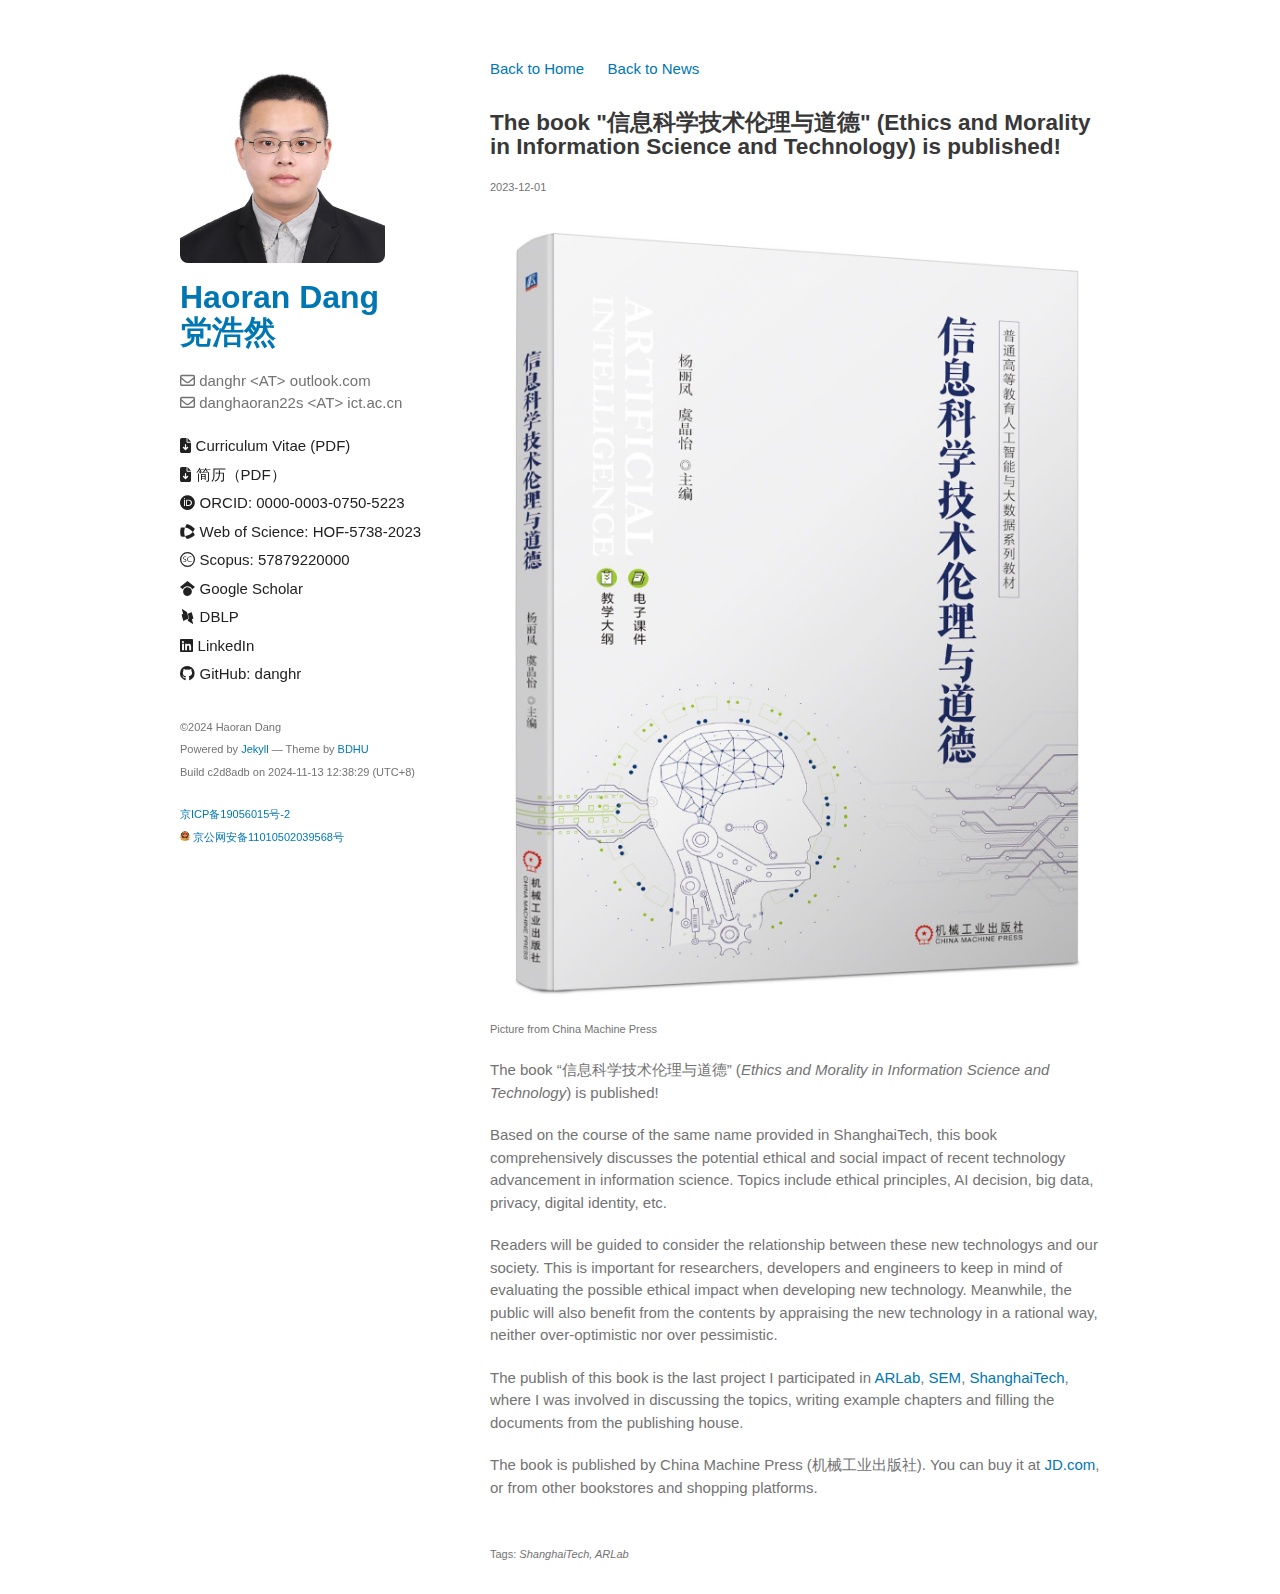
<file: news/2023/12/ethics_book.html>
<!DOCTYPE html>
<html lang="en-US">
  <head>
    <meta charset="UTF-8">
    <meta http-equiv="X-UA-Compatible" content="IE=edge">
    <meta name="viewport" content="width=device-width, initial-scale=1">
    <title>The book "信息科学技术伦理与道德" (Ethics and Morality in Information Science and Technology) is published! | Haoran Dang 党浩然</title>

<!-- Begin Jekyll SEO tag v2.8.0 -->
<meta name="generator" content="Jekyll v3.10.0" />
<meta property="og:title" content="The book “信息科学技术伦理与道德” (Ethics and Morality in Information Science and Technology) is published!" />
<meta property="og:locale" content="en_US" />
<link rel="canonical" href="https://www.danghr.com/news/2023/12/ethics_book.html" />
<meta property="og:url" content="https://www.danghr.com/news/2023/12/ethics_book.html" />
<meta property="og:site_name" content="Haoran Dang 党浩然" />
<meta property="og:type" content="article" />
<meta property="article:published_time" content="2023-12-01T00:00:00+08:00" />
<meta name="twitter:card" content="summary" />
<meta property="twitter:title" content="The book “信息科学技术伦理与道德” (Ethics and Morality in Information Science and Technology) is published!" />
<script type="application/ld+json">
{"@context":"https://schema.org","@type":"BlogPosting","dateModified":"2023-12-01T00:00:00+08:00","datePublished":"2023-12-01T00:00:00+08:00","headline":"The book “信息科学技术伦理与道德” (Ethics and Morality in Information Science and Technology) is published!","mainEntityOfPage":{"@type":"WebPage","@id":"https://www.danghr.com/news/2023/12/ethics_book.html"},"publisher":{"@type":"Organization","logo":{"@type":"ImageObject","url":"https://www.danghr.com/file/Haoran_Dang.jpg"}},"url":"https://www.danghr.com/news/2023/12/ethics_book.html"}</script>
<!-- End Jekyll SEO tag -->

    <link rel="stylesheet" href="/assets/css/colors-auto.css?v=c2d8adb403255c1fa7b16b0b6e7ec10c4e409a20">
    <link rel="stylesheet" href="/assets/css/style.css?v=c2d8adb403255c1fa7b16b0b6e7ec10c4e409a20">

    <link rel="preload" href="/file/Haoran_Dang.jpg" as="image">
    <!--[if lt IE 9]>
      <script src="/assets/js/html5shiv.js"></script>
    <![endif]-->
    <!-- start custom head snippets, customize with your own _includes/head-custom.html file -->
<link rel="stylesheet" href="/assets/css/fontawesome@6.3.0.all.css">

<!-- Setup Analytics -->
<!-- Matomo -->
<script>
  var _paq = window._paq = window._paq || [];
  /* tracker methods like "setCustomDimension" should be called before "trackPageView" */
  _paq.push(['trackPageView']);
  _paq.push(['enableLinkTracking']);
  (function() {
    var u="https://statistics.danghr.com/";
    _paq.push(['setTrackerUrl', u+'matomo.php']);
    _paq.push(['setSiteId', 'dW7bg6pEKgE9K10B']);
    var d=document, g=d.createElement('script'), s=d.getElementsByTagName('script')[0];
    g.async=true; g.src=u+'matomo.js'; s.parentNode.insertBefore(g,s);
  })();
</script>
<!-- End Matomo Code -->

<noscript>
<!-- Matomo Image Tracker-->
<img referrerpolicy="no-referrer-when-downgrade" src="https://statistics.danghr.com/matomo.php?idsite=dW7bg6pEKgE9K10B&amp;rec=1" style="border:0" alt="" />
<!-- End Matomo -->
</noscript>


<!-- You can set your favicon here -->

  <link rel="shortcut icon" type="image/x-icon" href="/favicon.ico">


<!-- end custom head snippets -->

  </head>
  <body>
    <div class="wrapper">
      <div class="sidebar">
        <header>
          
            <img class="img-circle" src="/file/Haoran_Dang.jpg" alt="Logo" width="205px">
          

          
            <h1><a href="https://www.danghr.com/">Haoran Dang <br>党浩然</a></h1>
          

          
            <p class="addr">
                <i class="fa-regular fa-envelope"></i>&nbsp;danghr &lt;AT&gt; outlook.com<br>
                <i class="fa-regular fa-envelope"></i>&nbsp;danghaoran22s &lt;AT&gt; ict.ac.cn<br>
            </p>
          

          

          <div class="link-wrapper">
    <style scoped>
      ul.link a {
        color:var(--clr-h1-and-bold);
        text-decoration:none;
      }

      ul.link a:hover, a:focus {
        color: var(--clr-a-text-hvr);
      }
    </style>
    <ul class="link">
      <!-- <li><a href="https://download.danghr.com/CV/Haoran%20Dang.pdf"><i class="<i class="fa-solid fa-file-arrow-down"></i>"></i> Curriculum Vitae (PDF)</a></li> -->
       <li><a href="https://download.danghr.com/CV/Haoran%20Dang.pdf"><i class="fa-solid fa-file-arrow-down"></i>&nbsp;Curriculum Vitae (PDF)</a></li>
      <!-- <li><a href="https://download.danghr.com/CV/党浩然.pdf"><i class="<i class="fa-solid fa-file-arrow-down"></i>"></i> 简历（PDF）</a></li> -->
       <li><a href="https://download.danghr.com/CV/党浩然.pdf"><i class="fa-solid fa-file-arrow-down"></i>&nbsp;简历（PDF）</a></li>
      <!-- <li><a href="https://orcid.org/0000-0003-0750-5223"><i class="<i class="fa-brands fa-orcid"></i>"></i> ORCID: 0000-0003-0750-5223</a></li> -->
       <li><a href="https://orcid.org/0000-0003-0750-5223"><i class="fa-brands fa-orcid"></i>&nbsp;ORCID: 0000-0003-0750-5223</a></li>
      <!-- <li><a href="https://www.webofscience.com/wos/author/record/38685924"><i class="<svg xmlns="http://www.w3.org/2000/svg" aria-hidden="true" role="img" style="vertical-align:-0.125em" width="1em" height="1em" viewBox="0 0 12 12" version="1.1"><g transform="matrix(3.37744,0,0,3.19884,0.154388,0.00217432)"><g><path d="M1.154,3.024C1.257,3.284 1.399,3.529 1.577,3.75C2.296,3.584 2.949,3.228 3.462,2.725C3.346,2.471 3.191,2.233 3.003,2.019C2.534,2.552 1.878,2.908 1.154,3.024Z" style="fill:currentColor;fill-rule:nonzero;"/><path d="M1.575,0C1.398,0.259 1.256,0.544 1.154,0.847C1.878,0.983 2.534,1.398 3.003,2.019C3.191,1.771 3.346,1.493 3.462,1.196C2.949,0.609 2.295,0.194 1.575,0Z" style="fill:currentColor;fill-rule:nonzero;"/><path d="M1.154,3.128C0.905,2.51 0.87,1.833 1.056,1.195C1.083,1.098 1.117,1.003 1.154,0.91C0.83,0.859 0.5,0.852 0.173,0.888C-0.058,1.627 -0.058,2.412 0.172,3.15C0.499,3.187 0.83,3.18 1.154,3.128Z" style="fill:currentColor;fill-rule:nonzero;"/></g></g></svg>"></i> Web of Science: HOF-5738-2023</a></li> -->
       <li><a href="https://www.webofscience.com/wos/author/record/38685924"><svg xmlns="http://www.w3.org/2000/svg" aria-hidden="true" role="img" style="vertical-align:-0.125em" width="1em" height="1em" viewBox="0 0 12 12" version="1.1"><g transform="matrix(3.37744,0,0,3.19884,0.154388,0.00217432)"><g><path d="M1.154,3.024C1.257,3.284 1.399,3.529 1.577,3.75C2.296,3.584 2.949,3.228 3.462,2.725C3.346,2.471 3.191,2.233 3.003,2.019C2.534,2.552 1.878,2.908 1.154,3.024Z" style="fill:currentColor;fill-rule:nonzero;"/><path d="M1.575,0C1.398,0.259 1.256,0.544 1.154,0.847C1.878,0.983 2.534,1.398 3.003,2.019C3.191,1.771 3.346,1.493 3.462,1.196C2.949,0.609 2.295,0.194 1.575,0Z" style="fill:currentColor;fill-rule:nonzero;"/><path d="M1.154,3.128C0.905,2.51 0.87,1.833 1.056,1.195C1.083,1.098 1.117,1.003 1.154,0.91C0.83,0.859 0.5,0.852 0.173,0.888C-0.058,1.627 -0.058,2.412 0.172,3.15C0.499,3.187 0.83,3.18 1.154,3.128Z" style="fill:currentColor;fill-rule:nonzero;"/></g></g></svg>&nbsp;Web of Science: HOF-5738-2023</a></li>
      <!-- <li><a href="https://www.scopus.com/authid/detail.uri?authorId=57879220000"><i class="<svg xmlns="http://www.w3.org/2000/svg" aria-hidden="true" role="img" style="vertical-align:-0.125em" width="1em" height="1em" viewBox="0 0 18 18" fill="none"><rect width="16.5" height="16.5" x=".75" y=".75" stroke="currentColor" stroke-width="1.5" rx="8.25"></rect><path fill="currentColor" d="M7.62 10.26c0-.89-.74-1.32-1.5-1.77l-.15-.09c-.63-.38-1.3-.64-1.3-1.34 0-.52.38-1.09 1.13-1.09.65 0 1.1.1 1.67.44l.05-.79c-.53-.22-.91-.32-1.77-.32-1.23 0-1.98.8-1.98 1.82 0 .93.75 1.38 1.5 1.83l.22.13c.61.37 1.25.62 1.25 1.28 0 .64-.57 1.1-1.25 1.1-.67 0-1.11-.15-1.62-.46l-.12.79c.52.24 1.05.35 1.78.35 1.02 0 2.09-.63 2.09-1.88ZM14.008 11.74l-.06-.76c-.61.33-1.26.46-1.91.46-1.42 0-2.55-1.19-2.55-2.77 0-1.67 1.11-2.7 2.41-2.7.82 0 1.45.13 2.05.46l.06-.75c-.55-.26-1-.38-2.01-.38-1.94 0-3.41 1.51-3.41 3.43 0 2.19 1.75 3.39 3.38 3.39.82 0 1.5-.11 2.04-.38Z"></path></svg>"></i> Scopus: 57879220000</a></li> -->
       <li><a href="https://www.scopus.com/authid/detail.uri?authorId=57879220000"><svg xmlns="http://www.w3.org/2000/svg" aria-hidden="true" role="img" style="vertical-align:-0.125em" width="1em" height="1em" viewBox="0 0 18 18" fill="none"><rect width="16.5" height="16.5" x=".75" y=".75" stroke="currentColor" stroke-width="1.5" rx="8.25"></rect><path fill="currentColor" d="M7.62 10.26c0-.89-.74-1.32-1.5-1.77l-.15-.09c-.63-.38-1.3-.64-1.3-1.34 0-.52.38-1.09 1.13-1.09.65 0 1.1.1 1.67.44l.05-.79c-.53-.22-.91-.32-1.77-.32-1.23 0-1.98.8-1.98 1.82 0 .93.75 1.38 1.5 1.83l.22.13c.61.37 1.25.62 1.25 1.28 0 .64-.57 1.1-1.25 1.1-.67 0-1.11-.15-1.62-.46l-.12.79c.52.24 1.05.35 1.78.35 1.02 0 2.09-.63 2.09-1.88ZM14.008 11.74l-.06-.76c-.61.33-1.26.46-1.91.46-1.42 0-2.55-1.19-2.55-2.77 0-1.67 1.11-2.7 2.41-2.7.82 0 1.45.13 2.05.46l.06-.75c-.55-.26-1-.38-2.01-.38-1.94 0-3.41 1.51-3.41 3.43 0 2.19 1.75 3.39 3.38 3.39.82 0 1.5-.11 2.04-.38Z"></path></svg>&nbsp;Scopus: 57879220000</a></li>
      <!-- <li><a href="https://scholar.google.com/citations?user=OHp-7SMAAAAJ"><i class="<svg xmlns="http://www.w3.org/2000/svg" aria-hidden="true" role="img" style="vertical-align:-0.125em" width="1em" height="1em" viewBox="0 0 512 512"><path fill="currentColor" d="M390.9 298.5s0 .1.1.1c9.2 19.4 14.4 41.1 14.4 64C405.3 445.1 338.5 512 256 512s-149.3-66.9-149.3-149.3c0-22.9 5.2-44.6 14.4-64c1.7-3.6 3.6-7.2 5.6-10.7c4.4-7.6 9.4-14.7 15-21.3c27.4-32.6 68.5-53.3 114.4-53.3c33.6 0 64.6 11.1 89.6 29.9c9.1 6.9 17.4 14.7 24.8 23.5c5.6 6.6 10.6 13.8 15 21.3c2 3.4 3.8 7 5.5 10.5zm26.4-18.8c-30.1-58.4-91-98.4-161.3-98.4s-131.2 40-161.3 98.4L0 202.7L256 0l256 202.7l-94.7 77.1z"/></svg>"></i> Google Scholar</a></li> -->
       <li><a href="https://scholar.google.com/citations?user=OHp-7SMAAAAJ"><svg xmlns="http://www.w3.org/2000/svg" aria-hidden="true" role="img" style="vertical-align:-0.125em" width="1em" height="1em" viewBox="0 0 512 512"><path fill="currentColor" d="M390.9 298.5s0 .1.1.1c9.2 19.4 14.4 41.1 14.4 64C405.3 445.1 338.5 512 256 512s-149.3-66.9-149.3-149.3c0-22.9 5.2-44.6 14.4-64c1.7-3.6 3.6-7.2 5.6-10.7c4.4-7.6 9.4-14.7 15-21.3c27.4-32.6 68.5-53.3 114.4-53.3c33.6 0 64.6 11.1 89.6 29.9c9.1 6.9 17.4 14.7 24.8 23.5c5.6 6.6 10.6 13.8 15 21.3c2 3.4 3.8 7 5.5 10.5zm26.4-18.8c-30.1-58.4-91-98.4-161.3-98.4s-131.2 40-161.3 98.4L0 202.7L256 0l256 202.7l-94.7 77.1z"/></svg>&nbsp;Google Scholar</a></li>
      <!-- <li><a href="https://dblp.org/pid/327/2169.html"><i class="<svg xmlns="http://www.w3.org/2000/svg" aria-hidden="true" role="img" style="vertical-align:-0.125em" width="1em" height="1em" viewBox="0 0 24 24"><path fill="currentColor" d="M3.075.002c-.096.013-.154.092-.094.31L4.97 7.73L3.1 8.6s-.56.26-.4.85l2.45 9.159s.16.59.72.33l6.169-2.869l1.3-.61s.52-.24.42-.79l-.01-.06l-1.13-4.22l-.658-2.45l-.672-2.49v-.04s-.16-.59-.84-1L3.5.141s-.265-.16-.425-.139M18.324 5.03a.724.724 0 0 0-.193.06l-5.602 2.6l.862 3.2l1.09 4.08l.01.06c.05.47-.411.79-.411.79l-1.88.87l.5 1.89l.04.1c.07.17.28.6.81.91l6.95 4.269s.68.41.52-.17l-1.981-7.4l1.861-.86s.56-.26.4-.85L18.85 5.42s-.116-.452-.526-.39"/></svg>"></i> DBLP</a></li> -->
       <li><a href="https://dblp.org/pid/327/2169.html"><svg xmlns="http://www.w3.org/2000/svg" aria-hidden="true" role="img" style="vertical-align:-0.125em" width="1em" height="1em" viewBox="0 0 24 24"><path fill="currentColor" d="M3.075.002c-.096.013-.154.092-.094.31L4.97 7.73L3.1 8.6s-.56.26-.4.85l2.45 9.159s.16.59.72.33l6.169-2.869l1.3-.61s.52-.24.42-.79l-.01-.06l-1.13-4.22l-.658-2.45l-.672-2.49v-.04s-.16-.59-.84-1L3.5.141s-.265-.16-.425-.139M18.324 5.03a.724.724 0 0 0-.193.06l-5.602 2.6l.862 3.2l1.09 4.08l.01.06c.05.47-.411.79-.411.79l-1.88.87l.5 1.89l.04.1c.07.17.28.6.81.91l6.95 4.269s.68.41.52-.17l-1.981-7.4l1.861-.86s.56-.26.4-.85L18.85 5.42s-.116-.452-.526-.39"/></svg>&nbsp;DBLP</a></li>
      <!-- <li><a href="https://www.linkedin.com/in/danghr/"><i class="<i class="fa-brands fa-linkedin"></i>"></i> LinkedIn</a></li> -->
       <li><a href="https://www.linkedin.com/in/danghr/"><i class="fa-brands fa-linkedin"></i>&nbsp;LinkedIn</a></li>
      <!-- <li><a href="https://github.com/danghr"><i class="<i class="fa-brands fa-github"></i>"></i> GitHub: danghr</a></li> -->
       <li><a href="https://github.com/danghr"><i class="fa-brands fa-github"></i>&nbsp;GitHub: danghr</a></li>
    </ul>
  </div>


        </header>

        <div class="link-wrapper-mobile" id="link-wrapper-mobile">
    <style scoped>
        #link-wrapper-mobile a {
        color:var(--clr-h1-and-bold);
        text-decoration:none;
        }

        #link-wrapper-mobile a:hover, a:focus {
        color: var(--clr-a-text-hvr);
        }
    </style>
    <nobr><a href="https://download.danghr.com/CV/Haoran%20Dang.pdf" rel="me"><i class="fa-solid fa-file-arrow-down"></i>&nbsp;Curriculum Vitae (PDF)</a><span style="margin-left: 6px;"></span></nobr>
    <nobr><a href="https://download.danghr.com/CV/党浩然.pdf" rel="me"><i class="fa-solid fa-file-arrow-down"></i>&nbsp;简历（PDF）</a><span style="margin-left: 6px;"></span></nobr>
    <nobr><a href="https://orcid.org/0000-0003-0750-5223" rel="me"><i class="fa-brands fa-orcid"></i>&nbsp;ORCID: 0000-0003-0750-5223</a><span style="margin-left: 6px;"></span></nobr>
    <nobr><a href="https://www.webofscience.com/wos/author/record/38685924" rel="me"><svg xmlns="http://www.w3.org/2000/svg" aria-hidden="true" role="img" style="vertical-align:-0.125em" width="1em" height="1em" viewBox="0 0 12 12" version="1.1"><g transform="matrix(3.37744,0,0,3.19884,0.154388,0.00217432)"><g><path d="M1.154,3.024C1.257,3.284 1.399,3.529 1.577,3.75C2.296,3.584 2.949,3.228 3.462,2.725C3.346,2.471 3.191,2.233 3.003,2.019C2.534,2.552 1.878,2.908 1.154,3.024Z" style="fill:currentColor;fill-rule:nonzero;"/><path d="M1.575,0C1.398,0.259 1.256,0.544 1.154,0.847C1.878,0.983 2.534,1.398 3.003,2.019C3.191,1.771 3.346,1.493 3.462,1.196C2.949,0.609 2.295,0.194 1.575,0Z" style="fill:currentColor;fill-rule:nonzero;"/><path d="M1.154,3.128C0.905,2.51 0.87,1.833 1.056,1.195C1.083,1.098 1.117,1.003 1.154,0.91C0.83,0.859 0.5,0.852 0.173,0.888C-0.058,1.627 -0.058,2.412 0.172,3.15C0.499,3.187 0.83,3.18 1.154,3.128Z" style="fill:currentColor;fill-rule:nonzero;"/></g></g></svg>&nbsp;Web of Science: HOF-5738-2023</a><span style="margin-left: 6px;"></span></nobr>
    <nobr><a href="https://www.scopus.com/authid/detail.uri?authorId=57879220000" rel="me"><svg xmlns="http://www.w3.org/2000/svg" aria-hidden="true" role="img" style="vertical-align:-0.125em" width="1em" height="1em" viewBox="0 0 18 18" fill="none"><rect width="16.5" height="16.5" x=".75" y=".75" stroke="currentColor" stroke-width="1.5" rx="8.25"></rect><path fill="currentColor" d="M7.62 10.26c0-.89-.74-1.32-1.5-1.77l-.15-.09c-.63-.38-1.3-.64-1.3-1.34 0-.52.38-1.09 1.13-1.09.65 0 1.1.1 1.67.44l.05-.79c-.53-.22-.91-.32-1.77-.32-1.23 0-1.98.8-1.98 1.82 0 .93.75 1.38 1.5 1.83l.22.13c.61.37 1.25.62 1.25 1.28 0 .64-.57 1.1-1.25 1.1-.67 0-1.11-.15-1.62-.46l-.12.79c.52.24 1.05.35 1.78.35 1.02 0 2.09-.63 2.09-1.88ZM14.008 11.74l-.06-.76c-.61.33-1.26.46-1.91.46-1.42 0-2.55-1.19-2.55-2.77 0-1.67 1.11-2.7 2.41-2.7.82 0 1.45.13 2.05.46l.06-.75c-.55-.26-1-.38-2.01-.38-1.94 0-3.41 1.51-3.41 3.43 0 2.19 1.75 3.39 3.38 3.39.82 0 1.5-.11 2.04-.38Z"></path></svg>&nbsp;Scopus: 57879220000</a><span style="margin-left: 6px;"></span></nobr>
    <nobr><a href="https://scholar.google.com/citations?user=OHp-7SMAAAAJ" rel="me"><svg xmlns="http://www.w3.org/2000/svg" aria-hidden="true" role="img" style="vertical-align:-0.125em" width="1em" height="1em" viewBox="0 0 512 512"><path fill="currentColor" d="M390.9 298.5s0 .1.1.1c9.2 19.4 14.4 41.1 14.4 64C405.3 445.1 338.5 512 256 512s-149.3-66.9-149.3-149.3c0-22.9 5.2-44.6 14.4-64c1.7-3.6 3.6-7.2 5.6-10.7c4.4-7.6 9.4-14.7 15-21.3c27.4-32.6 68.5-53.3 114.4-53.3c33.6 0 64.6 11.1 89.6 29.9c9.1 6.9 17.4 14.7 24.8 23.5c5.6 6.6 10.6 13.8 15 21.3c2 3.4 3.8 7 5.5 10.5zm26.4-18.8c-30.1-58.4-91-98.4-161.3-98.4s-131.2 40-161.3 98.4L0 202.7L256 0l256 202.7l-94.7 77.1z"/></svg>&nbsp;Google Scholar</a><span style="margin-left: 6px;"></span></nobr>
    <nobr><a href="https://dblp.org/pid/327/2169.html" rel="me"><svg xmlns="http://www.w3.org/2000/svg" aria-hidden="true" role="img" style="vertical-align:-0.125em" width="1em" height="1em" viewBox="0 0 24 24"><path fill="currentColor" d="M3.075.002c-.096.013-.154.092-.094.31L4.97 7.73L3.1 8.6s-.56.26-.4.85l2.45 9.159s.16.59.72.33l6.169-2.869l1.3-.61s.52-.24.42-.79l-.01-.06l-1.13-4.22l-.658-2.45l-.672-2.49v-.04s-.16-.59-.84-1L3.5.141s-.265-.16-.425-.139M18.324 5.03a.724.724 0 0 0-.193.06l-5.602 2.6l.862 3.2l1.09 4.08l.01.06c.05.47-.411.79-.411.79l-1.88.87l.5 1.89l.04.1c.07.17.28.6.81.91l6.95 4.269s.68.41.52-.17l-1.981-7.4l1.861-.86s.56-.26.4-.85L18.85 5.42s-.116-.452-.526-.39"/></svg>&nbsp;DBLP</a><span style="margin-left: 6px;"></span></nobr>
    <nobr><a href="https://www.linkedin.com/in/danghr/" rel="me"><i class="fa-brands fa-linkedin"></i>&nbsp;LinkedIn</a><span style="margin-left: 6px;"></span></nobr>
    <nobr><a href="https://github.com/danghr" rel="me"><i class="fa-brands fa-github"></i>&nbsp;GitHub: danghr</a></nobr>
</div>


        <br>

        <div class="sidebar-footer"><p>
  <small>
    &copy;2024 Haoran Dang
    <br>
    Powered by <a href="https://jekyllrb.com/">Jekyll</a>
    &mdash;
    Theme by <a href="https://www.bodunhu.com/">BDHU</a>
    <br>
    Build c2d8adb on 2024-11-13 12:38:29 (UTC+8)
  </small>
</p>
<p>
  <small>
    <a href="http://beian.miit.gov.cn" target="_blank" rel="noopener noreferrer">京ICP备19056015号-2</a><br>
    <a href="http://www.beian.gov.cn/portal/registerSystemInfo?recordcode=11010502039568" target="_blank"
      rel="noopener"><img src="/beian.png" data-src="/beian.png"
        alt="" width="10px" height="10px"> 京公网安备11010502039568号</a>
  </small>
</p></div>
      </div>
      <section>

      <p><a href="https://www.danghr.com/">Back to Home</a> &emsp;  <a href="https://www.danghr.com/news">Back to News</a> </p>

<h2>The book "信息科学技术伦理与道德" (Ethics and Morality in Information Science and Technology) is published!</h2>
<small>2023-12-01<br></small>
<br>
<!-- <p class="view">by </p> -->

<p><img src="/file/2023/12/ethics_book.jpg" alt="" /><br /><small>Picture from China Machine Press</small></p>

<p>The book “信息科学技术伦理与道德” (<em>Ethics and Morality in Information Science and Technology</em>) is published!</p>

<p>Based on the course of the same name provided in ShanghaiTech, this book comprehensively discusses the potential ethical and social impact of recent technology advancement in information science. 
Topics include ethical principles, AI decision, big data, privacy, digital identity, etc.</p>

<p>Readers will be guided to consider the relationship between these new technologys and our society.
This is important for researchers, developers and engineers to keep in mind of evaluating the possible ethical impact when developing new technology.
Meanwhile, the public will also benefit from the contents by appraising the new technology in a rational way, neither over-optimistic nor over pessimistic.</p>

<p>The publish of this book is the last project I participated in <a href="https://arlab.sem.shanghaitech.edu.cn">ARLab</a>, <a href="https://sem.shanghaitech.edu.cn">SEM</a>, <a href="https://www.shanghaitech.edu.cn">ShanghaiTech</a>, where I was involved in discussing the topics, writing example chapters and filling the documents from the publishing house.</p>

<p>The book is published by China Machine Press (机械工业出版社). You can buy it at <a href="https://item.jd.com/13961643.html">JD.com</a>, or from other bookstores and shopping platforms.</p>



  <small><br>Tags: <em>ShanghaiTech, ARLab</em></small>



      </section>
      <footer><p>
  <small>
    &copy;2024 Haoran Dang
    <br>
    Powered by <a href="https://jekyllrb.com/">Jekyll</a>
    &mdash;
    Theme by <a href="https://www.bodunhu.com/">BDHU</a>
    <br>
    Build c2d8adb on 2024-11-13 12:38:29 (UTC+8)
  </small>
</p>
<p>
  <small>
    <a href="http://beian.miit.gov.cn" target="_blank" rel="noopener noreferrer">京ICP备19056015号-2</a><br>
    <a href="http://www.beian.gov.cn/portal/registerSystemInfo?recordcode=11010502039568" target="_blank"
      rel="noopener"><img src="/beian.png" data-src="/beian.png"
        alt="" width="10px" height="10px"> 京公网安备11010502039568号</a>
  </small>
</p></footer>
    </div>
    <script src="/assets/js/scale.fix.js"></script>
  </body>
</html>
</file>
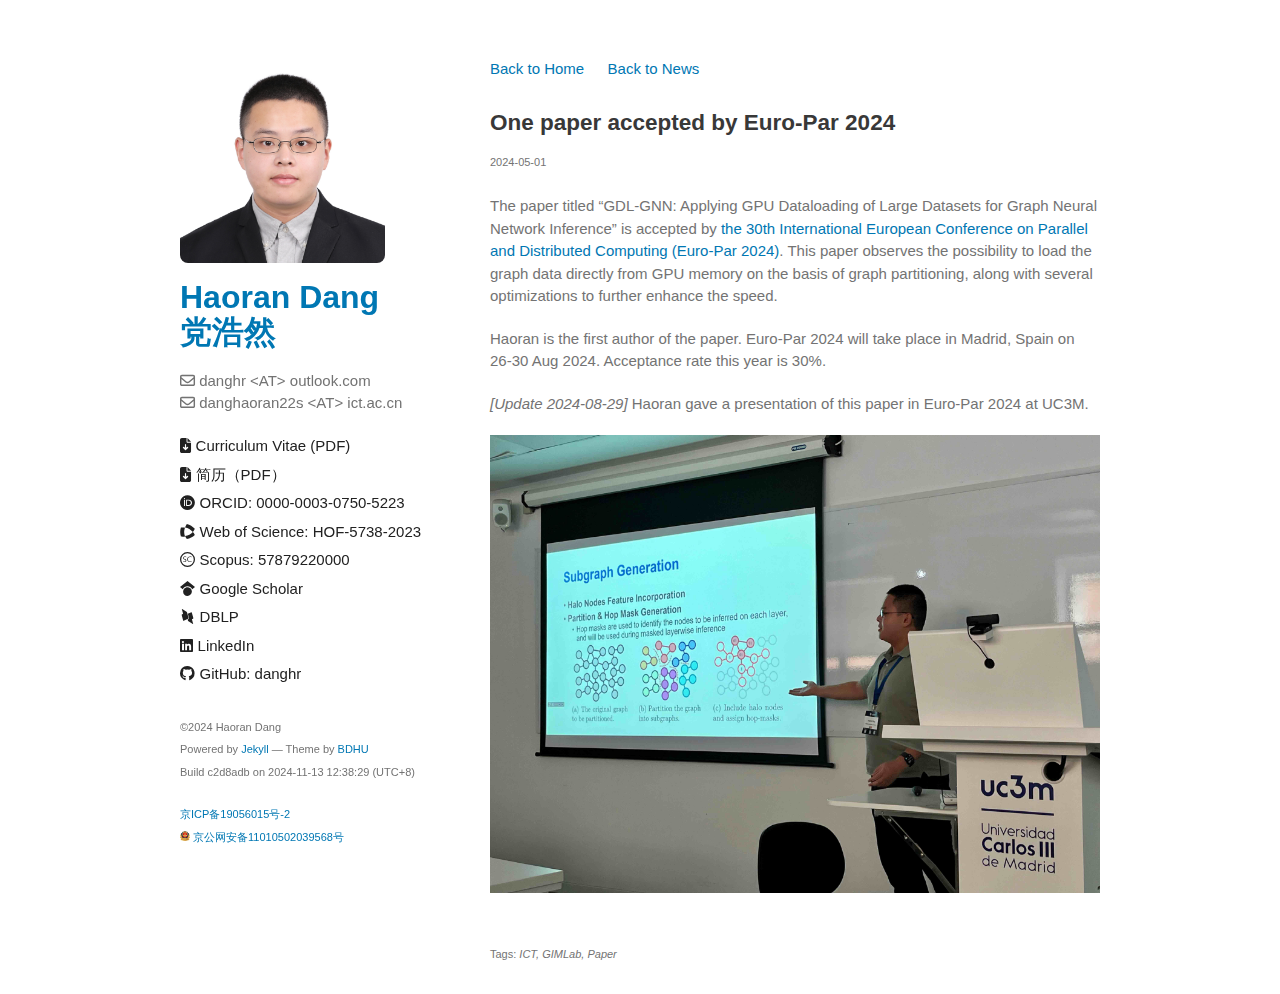
<file: news/2024/05/gdl-gnn.html>
<!DOCTYPE html>
<html lang="en-US">
  <head>
    <meta charset="UTF-8">
    <meta http-equiv="X-UA-Compatible" content="IE=edge">
    <meta name="viewport" content="width=device-width, initial-scale=1">
    <title>One paper accepted by Euro-Par 2024 | Haoran Dang 党浩然</title>

<!-- Begin Jekyll SEO tag v2.8.0 -->
<meta name="generator" content="Jekyll v3.10.0" />
<meta property="og:title" content="One paper accepted by Euro-Par 2024" />
<meta property="og:locale" content="en_US" />
<link rel="canonical" href="https://www.danghr.com/news/2024/05/gdl-gnn.html" />
<meta property="og:url" content="https://www.danghr.com/news/2024/05/gdl-gnn.html" />
<meta property="og:site_name" content="Haoran Dang 党浩然" />
<meta property="og:type" content="article" />
<meta property="article:published_time" content="2024-05-01T00:00:00+08:00" />
<meta name="twitter:card" content="summary" />
<meta property="twitter:title" content="One paper accepted by Euro-Par 2024" />
<script type="application/ld+json">
{"@context":"https://schema.org","@type":"BlogPosting","dateModified":"2024-05-01T00:00:00+08:00","datePublished":"2024-05-01T00:00:00+08:00","headline":"One paper accepted by Euro-Par 2024","mainEntityOfPage":{"@type":"WebPage","@id":"https://www.danghr.com/news/2024/05/gdl-gnn.html"},"publisher":{"@type":"Organization","logo":{"@type":"ImageObject","url":"https://www.danghr.com/file/Haoran_Dang.jpg"}},"url":"https://www.danghr.com/news/2024/05/gdl-gnn.html"}</script>
<!-- End Jekyll SEO tag -->

    <link rel="stylesheet" href="/assets/css/colors-auto.css?v=c2d8adb403255c1fa7b16b0b6e7ec10c4e409a20">
    <link rel="stylesheet" href="/assets/css/style.css?v=c2d8adb403255c1fa7b16b0b6e7ec10c4e409a20">

    <link rel="preload" href="/file/Haoran_Dang.jpg" as="image">
    <!--[if lt IE 9]>
      <script src="/assets/js/html5shiv.js"></script>
    <![endif]-->
    <!-- start custom head snippets, customize with your own _includes/head-custom.html file -->
<link rel="stylesheet" href="/assets/css/fontawesome@6.3.0.all.css">

<!-- Setup Analytics -->
<!-- Matomo -->
<script>
  var _paq = window._paq = window._paq || [];
  /* tracker methods like "setCustomDimension" should be called before "trackPageView" */
  _paq.push(['trackPageView']);
  _paq.push(['enableLinkTracking']);
  (function() {
    var u="https://statistics.danghr.com/";
    _paq.push(['setTrackerUrl', u+'matomo.php']);
    _paq.push(['setSiteId', 'dW7bg6pEKgE9K10B']);
    var d=document, g=d.createElement('script'), s=d.getElementsByTagName('script')[0];
    g.async=true; g.src=u+'matomo.js'; s.parentNode.insertBefore(g,s);
  })();
</script>
<!-- End Matomo Code -->

<noscript>
<!-- Matomo Image Tracker-->
<img referrerpolicy="no-referrer-when-downgrade" src="https://statistics.danghr.com/matomo.php?idsite=dW7bg6pEKgE9K10B&amp;rec=1" style="border:0" alt="" />
<!-- End Matomo -->
</noscript>


<!-- You can set your favicon here -->

  <link rel="shortcut icon" type="image/x-icon" href="/favicon.ico">


<!-- end custom head snippets -->

  </head>
  <body>
    <div class="wrapper">
      <div class="sidebar">
        <header>
          
            <img class="img-circle" src="/file/Haoran_Dang.jpg" alt="Logo" width="205px">
          

          
            <h1><a href="https://www.danghr.com/">Haoran Dang <br>党浩然</a></h1>
          

          
            <p class="addr">
                <i class="fa-regular fa-envelope"></i>&nbsp;danghr &lt;AT&gt; outlook.com<br>
                <i class="fa-regular fa-envelope"></i>&nbsp;danghaoran22s &lt;AT&gt; ict.ac.cn<br>
            </p>
          

          

          <div class="link-wrapper">
    <style scoped>
      ul.link a {
        color:var(--clr-h1-and-bold);
        text-decoration:none;
      }

      ul.link a:hover, a:focus {
        color: var(--clr-a-text-hvr);
      }
    </style>
    <ul class="link">
      <!-- <li><a href="https://download.danghr.com/CV/Haoran%20Dang.pdf"><i class="<i class="fa-solid fa-file-arrow-down"></i>"></i> Curriculum Vitae (PDF)</a></li> -->
       <li><a href="https://download.danghr.com/CV/Haoran%20Dang.pdf"><i class="fa-solid fa-file-arrow-down"></i>&nbsp;Curriculum Vitae (PDF)</a></li>
      <!-- <li><a href="https://download.danghr.com/CV/党浩然.pdf"><i class="<i class="fa-solid fa-file-arrow-down"></i>"></i> 简历（PDF）</a></li> -->
       <li><a href="https://download.danghr.com/CV/党浩然.pdf"><i class="fa-solid fa-file-arrow-down"></i>&nbsp;简历（PDF）</a></li>
      <!-- <li><a href="https://orcid.org/0000-0003-0750-5223"><i class="<i class="fa-brands fa-orcid"></i>"></i> ORCID: 0000-0003-0750-5223</a></li> -->
       <li><a href="https://orcid.org/0000-0003-0750-5223"><i class="fa-brands fa-orcid"></i>&nbsp;ORCID: 0000-0003-0750-5223</a></li>
      <!-- <li><a href="https://www.webofscience.com/wos/author/record/38685924"><i class="<svg xmlns="http://www.w3.org/2000/svg" aria-hidden="true" role="img" style="vertical-align:-0.125em" width="1em" height="1em" viewBox="0 0 12 12" version="1.1"><g transform="matrix(3.37744,0,0,3.19884,0.154388,0.00217432)"><g><path d="M1.154,3.024C1.257,3.284 1.399,3.529 1.577,3.75C2.296,3.584 2.949,3.228 3.462,2.725C3.346,2.471 3.191,2.233 3.003,2.019C2.534,2.552 1.878,2.908 1.154,3.024Z" style="fill:currentColor;fill-rule:nonzero;"/><path d="M1.575,0C1.398,0.259 1.256,0.544 1.154,0.847C1.878,0.983 2.534,1.398 3.003,2.019C3.191,1.771 3.346,1.493 3.462,1.196C2.949,0.609 2.295,0.194 1.575,0Z" style="fill:currentColor;fill-rule:nonzero;"/><path d="M1.154,3.128C0.905,2.51 0.87,1.833 1.056,1.195C1.083,1.098 1.117,1.003 1.154,0.91C0.83,0.859 0.5,0.852 0.173,0.888C-0.058,1.627 -0.058,2.412 0.172,3.15C0.499,3.187 0.83,3.18 1.154,3.128Z" style="fill:currentColor;fill-rule:nonzero;"/></g></g></svg>"></i> Web of Science: HOF-5738-2023</a></li> -->
       <li><a href="https://www.webofscience.com/wos/author/record/38685924"><svg xmlns="http://www.w3.org/2000/svg" aria-hidden="true" role="img" style="vertical-align:-0.125em" width="1em" height="1em" viewBox="0 0 12 12" version="1.1"><g transform="matrix(3.37744,0,0,3.19884,0.154388,0.00217432)"><g><path d="M1.154,3.024C1.257,3.284 1.399,3.529 1.577,3.75C2.296,3.584 2.949,3.228 3.462,2.725C3.346,2.471 3.191,2.233 3.003,2.019C2.534,2.552 1.878,2.908 1.154,3.024Z" style="fill:currentColor;fill-rule:nonzero;"/><path d="M1.575,0C1.398,0.259 1.256,0.544 1.154,0.847C1.878,0.983 2.534,1.398 3.003,2.019C3.191,1.771 3.346,1.493 3.462,1.196C2.949,0.609 2.295,0.194 1.575,0Z" style="fill:currentColor;fill-rule:nonzero;"/><path d="M1.154,3.128C0.905,2.51 0.87,1.833 1.056,1.195C1.083,1.098 1.117,1.003 1.154,0.91C0.83,0.859 0.5,0.852 0.173,0.888C-0.058,1.627 -0.058,2.412 0.172,3.15C0.499,3.187 0.83,3.18 1.154,3.128Z" style="fill:currentColor;fill-rule:nonzero;"/></g></g></svg>&nbsp;Web of Science: HOF-5738-2023</a></li>
      <!-- <li><a href="https://www.scopus.com/authid/detail.uri?authorId=57879220000"><i class="<svg xmlns="http://www.w3.org/2000/svg" aria-hidden="true" role="img" style="vertical-align:-0.125em" width="1em" height="1em" viewBox="0 0 18 18" fill="none"><rect width="16.5" height="16.5" x=".75" y=".75" stroke="currentColor" stroke-width="1.5" rx="8.25"></rect><path fill="currentColor" d="M7.62 10.26c0-.89-.74-1.32-1.5-1.77l-.15-.09c-.63-.38-1.3-.64-1.3-1.34 0-.52.38-1.09 1.13-1.09.65 0 1.1.1 1.67.44l.05-.79c-.53-.22-.91-.32-1.77-.32-1.23 0-1.98.8-1.98 1.82 0 .93.75 1.38 1.5 1.83l.22.13c.61.37 1.25.62 1.25 1.28 0 .64-.57 1.1-1.25 1.1-.67 0-1.11-.15-1.62-.46l-.12.79c.52.24 1.05.35 1.78.35 1.02 0 2.09-.63 2.09-1.88ZM14.008 11.74l-.06-.76c-.61.33-1.26.46-1.91.46-1.42 0-2.55-1.19-2.55-2.77 0-1.67 1.11-2.7 2.41-2.7.82 0 1.45.13 2.05.46l.06-.75c-.55-.26-1-.38-2.01-.38-1.94 0-3.41 1.51-3.41 3.43 0 2.19 1.75 3.39 3.38 3.39.82 0 1.5-.11 2.04-.38Z"></path></svg>"></i> Scopus: 57879220000</a></li> -->
       <li><a href="https://www.scopus.com/authid/detail.uri?authorId=57879220000"><svg xmlns="http://www.w3.org/2000/svg" aria-hidden="true" role="img" style="vertical-align:-0.125em" width="1em" height="1em" viewBox="0 0 18 18" fill="none"><rect width="16.5" height="16.5" x=".75" y=".75" stroke="currentColor" stroke-width="1.5" rx="8.25"></rect><path fill="currentColor" d="M7.62 10.26c0-.89-.74-1.32-1.5-1.77l-.15-.09c-.63-.38-1.3-.64-1.3-1.34 0-.52.38-1.09 1.13-1.09.65 0 1.1.1 1.67.44l.05-.79c-.53-.22-.91-.32-1.77-.32-1.23 0-1.98.8-1.98 1.82 0 .93.75 1.38 1.5 1.83l.22.13c.61.37 1.25.62 1.25 1.28 0 .64-.57 1.1-1.25 1.1-.67 0-1.11-.15-1.62-.46l-.12.79c.52.24 1.05.35 1.78.35 1.02 0 2.09-.63 2.09-1.88ZM14.008 11.74l-.06-.76c-.61.33-1.26.46-1.91.46-1.42 0-2.55-1.19-2.55-2.77 0-1.67 1.11-2.7 2.41-2.7.82 0 1.45.13 2.05.46l.06-.75c-.55-.26-1-.38-2.01-.38-1.94 0-3.41 1.51-3.41 3.43 0 2.19 1.75 3.39 3.38 3.39.82 0 1.5-.11 2.04-.38Z"></path></svg>&nbsp;Scopus: 57879220000</a></li>
      <!-- <li><a href="https://scholar.google.com/citations?user=OHp-7SMAAAAJ"><i class="<svg xmlns="http://www.w3.org/2000/svg" aria-hidden="true" role="img" style="vertical-align:-0.125em" width="1em" height="1em" viewBox="0 0 512 512"><path fill="currentColor" d="M390.9 298.5s0 .1.1.1c9.2 19.4 14.4 41.1 14.4 64C405.3 445.1 338.5 512 256 512s-149.3-66.9-149.3-149.3c0-22.9 5.2-44.6 14.4-64c1.7-3.6 3.6-7.2 5.6-10.7c4.4-7.6 9.4-14.7 15-21.3c27.4-32.6 68.5-53.3 114.4-53.3c33.6 0 64.6 11.1 89.6 29.9c9.1 6.9 17.4 14.7 24.8 23.5c5.6 6.6 10.6 13.8 15 21.3c2 3.4 3.8 7 5.5 10.5zm26.4-18.8c-30.1-58.4-91-98.4-161.3-98.4s-131.2 40-161.3 98.4L0 202.7L256 0l256 202.7l-94.7 77.1z"/></svg>"></i> Google Scholar</a></li> -->
       <li><a href="https://scholar.google.com/citations?user=OHp-7SMAAAAJ"><svg xmlns="http://www.w3.org/2000/svg" aria-hidden="true" role="img" style="vertical-align:-0.125em" width="1em" height="1em" viewBox="0 0 512 512"><path fill="currentColor" d="M390.9 298.5s0 .1.1.1c9.2 19.4 14.4 41.1 14.4 64C405.3 445.1 338.5 512 256 512s-149.3-66.9-149.3-149.3c0-22.9 5.2-44.6 14.4-64c1.7-3.6 3.6-7.2 5.6-10.7c4.4-7.6 9.4-14.7 15-21.3c27.4-32.6 68.5-53.3 114.4-53.3c33.6 0 64.6 11.1 89.6 29.9c9.1 6.9 17.4 14.7 24.8 23.5c5.6 6.6 10.6 13.8 15 21.3c2 3.4 3.8 7 5.5 10.5zm26.4-18.8c-30.1-58.4-91-98.4-161.3-98.4s-131.2 40-161.3 98.4L0 202.7L256 0l256 202.7l-94.7 77.1z"/></svg>&nbsp;Google Scholar</a></li>
      <!-- <li><a href="https://dblp.org/pid/327/2169.html"><i class="<svg xmlns="http://www.w3.org/2000/svg" aria-hidden="true" role="img" style="vertical-align:-0.125em" width="1em" height="1em" viewBox="0 0 24 24"><path fill="currentColor" d="M3.075.002c-.096.013-.154.092-.094.31L4.97 7.73L3.1 8.6s-.56.26-.4.85l2.45 9.159s.16.59.72.33l6.169-2.869l1.3-.61s.52-.24.42-.79l-.01-.06l-1.13-4.22l-.658-2.45l-.672-2.49v-.04s-.16-.59-.84-1L3.5.141s-.265-.16-.425-.139M18.324 5.03a.724.724 0 0 0-.193.06l-5.602 2.6l.862 3.2l1.09 4.08l.01.06c.05.47-.411.79-.411.79l-1.88.87l.5 1.89l.04.1c.07.17.28.6.81.91l6.95 4.269s.68.41.52-.17l-1.981-7.4l1.861-.86s.56-.26.4-.85L18.85 5.42s-.116-.452-.526-.39"/></svg>"></i> DBLP</a></li> -->
       <li><a href="https://dblp.org/pid/327/2169.html"><svg xmlns="http://www.w3.org/2000/svg" aria-hidden="true" role="img" style="vertical-align:-0.125em" width="1em" height="1em" viewBox="0 0 24 24"><path fill="currentColor" d="M3.075.002c-.096.013-.154.092-.094.31L4.97 7.73L3.1 8.6s-.56.26-.4.85l2.45 9.159s.16.59.72.33l6.169-2.869l1.3-.61s.52-.24.42-.79l-.01-.06l-1.13-4.22l-.658-2.45l-.672-2.49v-.04s-.16-.59-.84-1L3.5.141s-.265-.16-.425-.139M18.324 5.03a.724.724 0 0 0-.193.06l-5.602 2.6l.862 3.2l1.09 4.08l.01.06c.05.47-.411.79-.411.79l-1.88.87l.5 1.89l.04.1c.07.17.28.6.81.91l6.95 4.269s.68.41.52-.17l-1.981-7.4l1.861-.86s.56-.26.4-.85L18.85 5.42s-.116-.452-.526-.39"/></svg>&nbsp;DBLP</a></li>
      <!-- <li><a href="https://www.linkedin.com/in/danghr/"><i class="<i class="fa-brands fa-linkedin"></i>"></i> LinkedIn</a></li> -->
       <li><a href="https://www.linkedin.com/in/danghr/"><i class="fa-brands fa-linkedin"></i>&nbsp;LinkedIn</a></li>
      <!-- <li><a href="https://github.com/danghr"><i class="<i class="fa-brands fa-github"></i>"></i> GitHub: danghr</a></li> -->
       <li><a href="https://github.com/danghr"><i class="fa-brands fa-github"></i>&nbsp;GitHub: danghr</a></li>
    </ul>
  </div>


        </header>

        <div class="link-wrapper-mobile" id="link-wrapper-mobile">
    <style scoped>
        #link-wrapper-mobile a {
        color:var(--clr-h1-and-bold);
        text-decoration:none;
        }

        #link-wrapper-mobile a:hover, a:focus {
        color: var(--clr-a-text-hvr);
        }
    </style>
    <nobr><a href="https://download.danghr.com/CV/Haoran%20Dang.pdf" rel="me"><i class="fa-solid fa-file-arrow-down"></i>&nbsp;Curriculum Vitae (PDF)</a><span style="margin-left: 6px;"></span></nobr>
    <nobr><a href="https://download.danghr.com/CV/党浩然.pdf" rel="me"><i class="fa-solid fa-file-arrow-down"></i>&nbsp;简历（PDF）</a><span style="margin-left: 6px;"></span></nobr>
    <nobr><a href="https://orcid.org/0000-0003-0750-5223" rel="me"><i class="fa-brands fa-orcid"></i>&nbsp;ORCID: 0000-0003-0750-5223</a><span style="margin-left: 6px;"></span></nobr>
    <nobr><a href="https://www.webofscience.com/wos/author/record/38685924" rel="me"><svg xmlns="http://www.w3.org/2000/svg" aria-hidden="true" role="img" style="vertical-align:-0.125em" width="1em" height="1em" viewBox="0 0 12 12" version="1.1"><g transform="matrix(3.37744,0,0,3.19884,0.154388,0.00217432)"><g><path d="M1.154,3.024C1.257,3.284 1.399,3.529 1.577,3.75C2.296,3.584 2.949,3.228 3.462,2.725C3.346,2.471 3.191,2.233 3.003,2.019C2.534,2.552 1.878,2.908 1.154,3.024Z" style="fill:currentColor;fill-rule:nonzero;"/><path d="M1.575,0C1.398,0.259 1.256,0.544 1.154,0.847C1.878,0.983 2.534,1.398 3.003,2.019C3.191,1.771 3.346,1.493 3.462,1.196C2.949,0.609 2.295,0.194 1.575,0Z" style="fill:currentColor;fill-rule:nonzero;"/><path d="M1.154,3.128C0.905,2.51 0.87,1.833 1.056,1.195C1.083,1.098 1.117,1.003 1.154,0.91C0.83,0.859 0.5,0.852 0.173,0.888C-0.058,1.627 -0.058,2.412 0.172,3.15C0.499,3.187 0.83,3.18 1.154,3.128Z" style="fill:currentColor;fill-rule:nonzero;"/></g></g></svg>&nbsp;Web of Science: HOF-5738-2023</a><span style="margin-left: 6px;"></span></nobr>
    <nobr><a href="https://www.scopus.com/authid/detail.uri?authorId=57879220000" rel="me"><svg xmlns="http://www.w3.org/2000/svg" aria-hidden="true" role="img" style="vertical-align:-0.125em" width="1em" height="1em" viewBox="0 0 18 18" fill="none"><rect width="16.5" height="16.5" x=".75" y=".75" stroke="currentColor" stroke-width="1.5" rx="8.25"></rect><path fill="currentColor" d="M7.62 10.26c0-.89-.74-1.32-1.5-1.77l-.15-.09c-.63-.38-1.3-.64-1.3-1.34 0-.52.38-1.09 1.13-1.09.65 0 1.1.1 1.67.44l.05-.79c-.53-.22-.91-.32-1.77-.32-1.23 0-1.98.8-1.98 1.82 0 .93.75 1.38 1.5 1.83l.22.13c.61.37 1.25.62 1.25 1.28 0 .64-.57 1.1-1.25 1.1-.67 0-1.11-.15-1.62-.46l-.12.79c.52.24 1.05.35 1.78.35 1.02 0 2.09-.63 2.09-1.88ZM14.008 11.74l-.06-.76c-.61.33-1.26.46-1.91.46-1.42 0-2.55-1.19-2.55-2.77 0-1.67 1.11-2.7 2.41-2.7.82 0 1.45.13 2.05.46l.06-.75c-.55-.26-1-.38-2.01-.38-1.94 0-3.41 1.51-3.41 3.43 0 2.19 1.75 3.39 3.38 3.39.82 0 1.5-.11 2.04-.38Z"></path></svg>&nbsp;Scopus: 57879220000</a><span style="margin-left: 6px;"></span></nobr>
    <nobr><a href="https://scholar.google.com/citations?user=OHp-7SMAAAAJ" rel="me"><svg xmlns="http://www.w3.org/2000/svg" aria-hidden="true" role="img" style="vertical-align:-0.125em" width="1em" height="1em" viewBox="0 0 512 512"><path fill="currentColor" d="M390.9 298.5s0 .1.1.1c9.2 19.4 14.4 41.1 14.4 64C405.3 445.1 338.5 512 256 512s-149.3-66.9-149.3-149.3c0-22.9 5.2-44.6 14.4-64c1.7-3.6 3.6-7.2 5.6-10.7c4.4-7.6 9.4-14.7 15-21.3c27.4-32.6 68.5-53.3 114.4-53.3c33.6 0 64.6 11.1 89.6 29.9c9.1 6.9 17.4 14.7 24.8 23.5c5.6 6.6 10.6 13.8 15 21.3c2 3.4 3.8 7 5.5 10.5zm26.4-18.8c-30.1-58.4-91-98.4-161.3-98.4s-131.2 40-161.3 98.4L0 202.7L256 0l256 202.7l-94.7 77.1z"/></svg>&nbsp;Google Scholar</a><span style="margin-left: 6px;"></span></nobr>
    <nobr><a href="https://dblp.org/pid/327/2169.html" rel="me"><svg xmlns="http://www.w3.org/2000/svg" aria-hidden="true" role="img" style="vertical-align:-0.125em" width="1em" height="1em" viewBox="0 0 24 24"><path fill="currentColor" d="M3.075.002c-.096.013-.154.092-.094.31L4.97 7.73L3.1 8.6s-.56.26-.4.85l2.45 9.159s.16.59.72.33l6.169-2.869l1.3-.61s.52-.24.42-.79l-.01-.06l-1.13-4.22l-.658-2.45l-.672-2.49v-.04s-.16-.59-.84-1L3.5.141s-.265-.16-.425-.139M18.324 5.03a.724.724 0 0 0-.193.06l-5.602 2.6l.862 3.2l1.09 4.08l.01.06c.05.47-.411.79-.411.79l-1.88.87l.5 1.89l.04.1c.07.17.28.6.81.91l6.95 4.269s.68.41.52-.17l-1.981-7.4l1.861-.86s.56-.26.4-.85L18.85 5.42s-.116-.452-.526-.39"/></svg>&nbsp;DBLP</a><span style="margin-left: 6px;"></span></nobr>
    <nobr><a href="https://www.linkedin.com/in/danghr/" rel="me"><i class="fa-brands fa-linkedin"></i>&nbsp;LinkedIn</a><span style="margin-left: 6px;"></span></nobr>
    <nobr><a href="https://github.com/danghr" rel="me"><i class="fa-brands fa-github"></i>&nbsp;GitHub: danghr</a></nobr>
</div>


        <br>

        <div class="sidebar-footer"><p>
  <small>
    &copy;2024 Haoran Dang
    <br>
    Powered by <a href="https://jekyllrb.com/">Jekyll</a>
    &mdash;
    Theme by <a href="https://www.bodunhu.com/">BDHU</a>
    <br>
    Build c2d8adb on 2024-11-13 12:38:29 (UTC+8)
  </small>
</p>
<p>
  <small>
    <a href="http://beian.miit.gov.cn" target="_blank" rel="noopener noreferrer">京ICP备19056015号-2</a><br>
    <a href="http://www.beian.gov.cn/portal/registerSystemInfo?recordcode=11010502039568" target="_blank"
      rel="noopener"><img src="/beian.png" data-src="/beian.png"
        alt="" width="10px" height="10px"> 京公网安备11010502039568号</a>
  </small>
</p></div>
      </div>
      <section>

      <p><a href="https://www.danghr.com/">Back to Home</a> &emsp;  <a href="https://www.danghr.com/news">Back to News</a> </p>

<h2>One paper accepted by Euro-Par 2024</h2>
<small>2024-05-01<br></small>
<br>
<!-- <p class="view">by </p> -->

<p>The paper titled “GDL-GNN: Applying GPU Dataloading of Large Datasets for Graph Neural Network Inference” is accepted by <a href="https://2024.euro-par.org">the 30th International European Conference on Parallel and Distributed Computing (Euro-Par 2024)</a>. This paper observes the possibility to load the graph data directly from GPU memory on the basis of graph partitioning, along with several optimizations to further enhance the speed.</p>

<p>Haoran is the first author of the paper. Euro-Par 2024 will take place in Madrid, Spain on 26-30 Aug 2024. Acceptance rate this year is 30%.</p>

<p><em>[Update 2024-08-29]</em> Haoran gave a presentation of this paper in Euro-Par 2024 at UC3M.</p>

<p><img src="/file/2024/08/gdl-gnn-pre.jpg" alt="" /></p>



  <small><br>Tags: <em>ICT, GIMLab, Paper</em></small>



      </section>
      <footer><p>
  <small>
    &copy;2024 Haoran Dang
    <br>
    Powered by <a href="https://jekyllrb.com/">Jekyll</a>
    &mdash;
    Theme by <a href="https://www.bodunhu.com/">BDHU</a>
    <br>
    Build c2d8adb on 2024-11-13 12:38:29 (UTC+8)
  </small>
</p>
<p>
  <small>
    <a href="http://beian.miit.gov.cn" target="_blank" rel="noopener noreferrer">京ICP备19056015号-2</a><br>
    <a href="http://www.beian.gov.cn/portal/registerSystemInfo?recordcode=11010502039568" target="_blank"
      rel="noopener"><img src="/beian.png" data-src="/beian.png"
        alt="" width="10px" height="10px"> 京公网安备11010502039568号</a>
  </small>
</p></footer>
    </div>
    <script src="/assets/js/scale.fix.js"></script>
  </body>
</html>
</file>
<file: assets/css/colors-auto.css>
/*
H -> hue
L -> luminosity
S -> saturation
clr -> color
bg -> background
hvr -> hover
*/
:root {
  --code-d14: #d14;
  --code-aa0000: #aa0000;
  --code-990000: #990000;
  --code-009999: #009999;
  --code-008080: #008080;
  --code-3c5d5d: #3c5d5d;
  --code-009926: #009926;
  --code-990073: #990073;
  --code-800080: #800080;
  --code-445588: #445588;
  --code-000080: #000080;
  --code-aaaaaa: #aaaaaa;
  --code-999999: #999999;
  --code-888888: #888888;
  --code-555555: #555555; }

:root {
  --L-a-text-hover-change: 0.8;
  --clr-a-text: hsl(200, 100%, var(--L-a-text));
  --clr-a-text-hvr: hsl(200, 100%, calc(var(--L-a-text) * var(--L-a-text-hover-change)));
  --clr-buttons-main-bg: hsl(0, 0%, var(--L-buttons-main-bg));
  --clr-buttons-main-border: hsl(0, 0%, var(--L-buttons-main-border));
  --clr-buttons-main-text: hsl(0, 0%, var(--L-buttons-main-text));
  --clr-buttons-main-text-hover: hsl(0, 6%, var(--L-buttons-main-text-hover));
  --clr-h1-and-bold: hsl(0, 0%, var(--L-h1-and-bold));
  --clr-h2: hsl(0, 0%, var(--L-h2));
  --clr-h-3-6: hsl(0, 0%, var(--L-h-3-6));
  --clr-text: hsl(0, 0%, var(--L-text));
  --clr-code-text: hsl(0, 0%, var(--L-code-text));
  --clr-code-bg: hsl(0, 0%, var(--L-code-bg));
  --clr-code-border: hsl(0, 0%, var(--L-code-border));
  --clr-code-bold-text: hsl(0, 0%, var(--L-code-bold-text));
  --clr-kbd-bg: hsl(210, 25%, var(--L-kbd-bg));
  --clr-kbd-border: hsl(212.7, 10.7%, var(--L-kbd-border));
  --clr-kbd-border-bottom-and-shadow: hsl(210, 8.2%, var(--L-kbd-border-bottom-and-shadow));
  --clr-kbd-text: hsl(210, 11.7%, var(--L-kbd-text));
  --clr-bg: hsl(0, 0%, var(--L-bg));
  --clr-splitter-blockquote-and-section: hsl(0, 0%, var(--L-splitter-blockquote-and-section));
  --clr-small-in-a: hsl(0, 0%, var(--L-small-in-a));
  --clr-table-header-and-dt: hsl(0, 0%, var(--L-table-header-and-dt));
  --L-a-text: 35%;
  --L-buttons-main-bg: 96%;
  --L-buttons-main-border: 88%;
  --L-buttons-main-text: 40%;
  --L-buttons-main-text-hover: 38%;
  --L-h1-and-bold: 13%;
  --L-h2: 22%;
  --L-h-3-6: 29%;
  --L-text-bold: 36%;
  --L-text: 45%;
  --L-code-text: 20%;
  --L-code-bg: 97%;
  --L-code-border: 90%;
  --L-code-bold-text: 0%;
  --L-kbd-bg: 98%;
  --L-kbd-border: 80%;
  --L-kbd-border-bottom-and-shadow: 62%;
  --L-kbd-text: 30%;
  --L-bg: 100%;
  --L-splitter-blockquote-and-section: 90%;
  --L-small-in-a: 47%;
  --L-table-header-and-dt: 27%; }

@media screen and (prefers-color-scheme: dark) {
  :root {
    --L-a-text: 60%;
    --L-buttons-main-bg: 17%;
    --L-buttons-main-border: 26%;
    --L-buttons-main-text: 76%;
    --L-buttons-main-text-hover: 80%;
    --L-h1-and-bold: 90%;
    --L-h2: 83%;
    --L-h-3-6: 76%;
    --L-text: 70%;
    --L-code-text: 80%;
    --L-code-bg: 3%;
    --L-code-border: 5%;
    --L-code-bold-text: 100%;
    --L-kbd-bg: 30%;
    --L-kbd-border: 45%;
    --L-kbd-border-bottom-and-shadow: 55%;
    --L-kbd-text: 100%;
    --L-splitter-blockquote-and-section: 15%;
    --L-bg: 10%;
    --L-small-in-a: 60%;
    --L-table-header-and-dt: 90%; } }
</file>
<file: assets/css/style.css>
@use "rouge-github";
@use "colors";
body {
  background-color: var(--clr-bg);
  padding: 50px;
  font: 15px/1.5 "Helvetica Neue", "Helvetica", "Tahoma", "Arial", "PingFang SC", "Hiragino Sans GB", "Heiti SC", "Microsoft Yahei", "WenQuanYi Micro Hei", sans-serif;
  color: var(--clr-text);
  font-weight: 400; }

h1 {
  color: var(--clr-h1-and-bold);
  margin: 0 0 20px; }

h2 {
  color: var(--clr-h1-and-bold);
  margin: 30px 0 15px; }

h3, h4, h5, h6 {
  color: var(--clr-h1-and-bold);
  margin: 15px 0 10px; }

p, ol, table, pre, dl {
  margin: 0 0 20px; }

ul {
  margin: 0 0 5px; }

h1, h2, h3 {
  line-height: 1.1; }

h1 {
  font-size: 32px; }

h2 {
  color: var(--clr-h2); }

h3, h4, h5, h6 {
  color: var(--clr-h-3-6); }

a {
  color: var(--clr-a-text);
  text-decoration: none; }

a:hover, a:focus {
  color: var(--clr-a-text-hvr); }

a small {
  font-size: 11px;
  color: var(--clr-small-in-a);
  margin-top: -0.3em;
  display: block; }

a:hover small {
  color: var(--clr-small-in-a); }

p.link {
  margin: 0 0 4px; }

ul.link {
  list-style-type: none;
  /* Remove bullets */
  margin: 0;
  /* To remove default bottom margin */
  padding: 0.4px;
  /* To remove default left padding */ }

ul.link li + li {
  margin-top: 6px; }

ul.link:last-child {
  margin-bottom: 6px; }

.wrapper {
  width: 920px;
  margin: 0 auto; }

blockquote {
  border-left: 1px solid var(--clr-splitter-blockquote-and-section);
  margin: 0;
  padding: 0 0 0 20px;
  font-style: italic; }

code, pre {
  font-family: "Monaco", "Bitstream Vera Sans Mono", "Lucida Console", "Terminal", "Consolas", "Liberation Mono", "DejaVu Sans Mono", "Courier New", monospace;
  color: var(--clr-code-text); }

pre {
  padding: 8px 15px;
  background: var(--clr-code-bg);
  border-radius: 5px;
  border: 1px solid var(--clr-code-border);
  overflow-x: auto; }

table {
  width: 100%;
  border-collapse: collapse; }

th, td {
  text-align: left;
  padding: 5px 10px;
  border-bottom: 1px solid var(--clr-splitter-blockquote-and-section); }

dt {
  color: var(--clr-table-header-and-dt);
  font-weight: 700; }

th {
  color: var(--clr-table-header-and-dt); }

img {
  max-width: 100%; }

kbd {
  background-color: var(--clr-kbd-bg);
  border: 1px solid var(--clr-kbd-border);
  border-bottom-color: var(--clr-kbd-border-bottom-and-shadow);
  border-radius: 3px;
  box-shadow: inset 0 -1px 0 var(--clr-kbd-border-bottom-and-shadow);
  color: var(--clr-kbd-text);
  display: inline-block;
  font-size: 11px;
  line-height: 10px;
  padding: 3px 5px;
  vertical-align: middle; }

.sidebar {
  width: 245px;
  float: left;
  position: fixed;
  -webkit-font-smoothing: subpixel-antialiased;
  top: 0;
  padding: 58px 0 50px 0;
  display: flex;
  flex-direction: column;
  justify-content: space-between;
  height: calc(100vh - 108px);
  overflow-x: hidden;
  overflow-y: scroll;
  -ms-overflow-style: -ms-autohiding-scrollbar; }

@-moz-document url-prefix() {
  .sidebar {
    scrollbar-width: none; } }
.sidebar::-webkit-scrollbar {
  /* Chrome, Safari, Edge */
  display: none; }

strong {
  color: var(--clr-h1-and-bold);
  font-weight: 700; }

section {
  width: 610px;
  float: right;
  padding-bottom: 30px; }

small {
  font-size: 11px; }

hr {
  border: 0;
  background: var(--clr-splitter-blockquote-and-section);
  height: 1px;
  width: 30%;
  margin: 10px auto 30px; }

footer, .sidebar-footer {
  width: 245px;
  float: left;
  bottom: 30px;
  -webkit-font-smoothing: subpixel-antialiased; }

footer {
  display: none; }

.sidebar-footer {
  flex-basis: content; }

@media print, screen and (max-width: 960px) {
  .sidebar {
    padding: initial;
    display: initial;
    height: initial;
    overflow: initial; }

  footer {
    display: initial; }

  .sidebar-footer {
    display: none; }

  div.wrapper {
    width: auto;
    margin: 0; }

  .sidebar, section, footer {
    float: none;
    position: static;
    width: auto; }

  header {
    padding-right: 320px; }

  section {
    border: 1px solid var(--clr-splitter-blockquote-and-section);
    border-width: 1px 0;
    padding: 20px 0;
    margin: 0 0 20px; }

  header a small {
    display: inline; }

  header ul {
    position: absolute;
    right: 50px;
    top: 52px; }

  .link-wrapper {
    display: none !important; }

  .img-circle {
    display: none !important; } }
@media print, screen and (max-width: 720px) {
  body {
    word-wrap: break-word; }

  header {
    padding: 0; }

  header ul, header p.view {
    position: static; }

  pre, code {
    word-wrap: normal; } }
.link-wrapper-mobile {
  margin-bottom: 20px; }

@media print, screen and (min-width: 961px) {
  .link-wrapper-mobile {
    display: none !important; } }
@media print, screen and (max-width: 480px) {
  body {
    padding: 15px; } }
@media print {
  body {
    padding: 0.4in;
    font-size: 12pt;
    color: #444; } }
.img-circle {
  -webkit-border-radius: 8px;
  -moz-border-radius: 8px;
  border-radius: 8px;
  margin-bottom: 10px;
  width: 205px;
  height: 205px; }

.overlay {
  position: fixed;
  top: 0;
  bottom: 0;
  left: 0;
  right: 0;
  background: rgba(0, 0, 0, 0.7);
  transition: opacity 500ms;
  visibility: hidden;
  opacity: 0; }

.overlay:target {
  visibility: visible;
  opacity: 1; }

.popup {
  margin: 70px auto;
  padding: 20px;
  background: #fff;
  border-radius: 5px;
  width: 30%;
  position: relative;
  transition: all 1s ease-in-out; }

.popup .close {
  position: absolute;
  top: 10px;
  right: 10px;
  transition: all 200ms;
  font-size: 30px;
  font-weight: bold;
  text-decoration: none;
  color: #333; }

.popup .close:hover {
  color: #06D85F; }

.popup .content {
  padding-right: 20px;
  max-height: 30%;
  overflow: auto;
  font: 15px/1.5 "Helvetica Neue", "Helvetica", "Tahoma", "Arial", "PingFang SC", "Hiragino Sans GB", "Heiti SC", "Microsoft Yahei", "WenQuanYi Micro Hei", sans-serif; }

@media screen and (max-width: 700px) {
  .box {
    width: 70%; }

  .popup {
    width: 70%; } }
</file>
